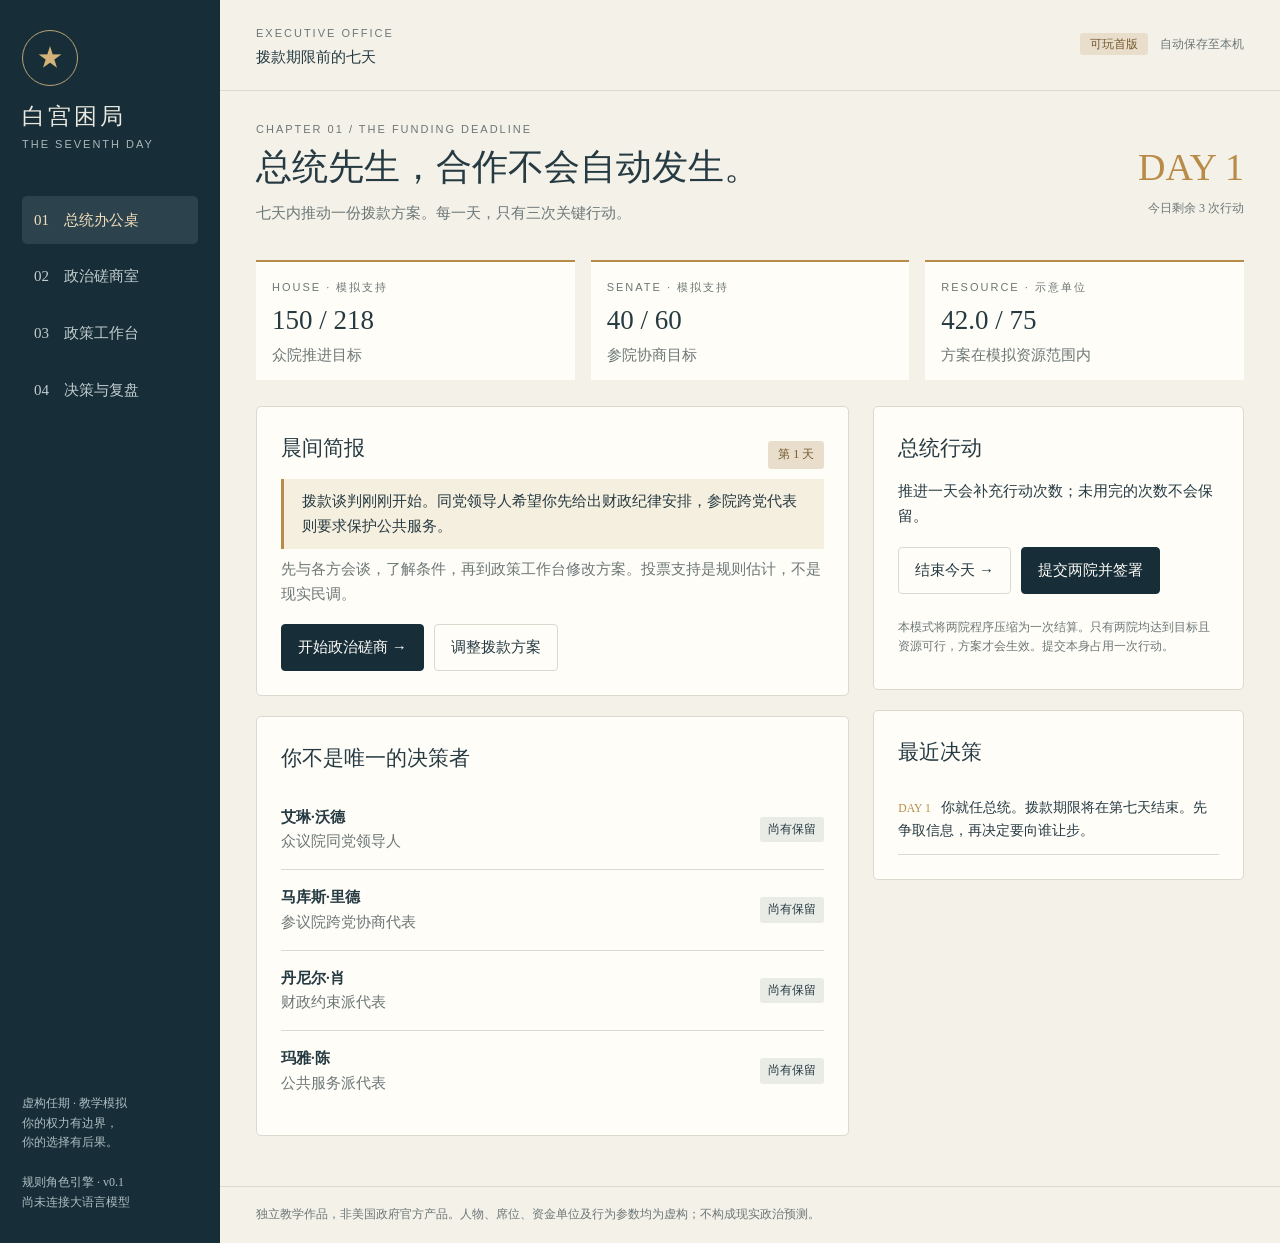
<file: index.html>
<!doctype html><html lang="zh-CN"><head><meta charset="utf-8"><meta name="viewport" content="width=device-width,initial-scale=1"><title>白宫困局 · 七日总统模拟器</title><style>
:root{--navy:#172d38;--paper:#f4f1e9;--gold:#b98b48;--ink:#263a42;--line:#dcdacf;--muted:#6c7777;--green:#346a58;--red:#9d4b43}*{box-sizing:border-box}body{margin:0;background:var(--paper);color:var(--ink);font:15px/1.65 Georgia,'Microsoft YaHei',serif}button,select,input{font:inherit}button{cursor:pointer}button:focus-visible,a:focus-visible{outline:3px solid var(--gold);outline-offset:3px}button:disabled{opacity:.45;cursor:default}.shell{display:grid;grid-template-columns:220px 1fr;min-height:100vh}aside{background:var(--navy);color:#ebe9df;padding:30px 22px;display:flex;flex-direction:column}.seal{width:56px;height:56px;border:1px solid #bba378;border-radius:50%;display:grid;place-items:center;font-size:26px;color:#d3b378}.brand{font-size:23px;letter-spacing:3px;margin-top:12px}.eyebrow{font:11px/1.6 sans-serif;letter-spacing:2px;color:var(--muted)}aside .eyebrow{color:#aab8b8}nav{margin-top:42px;display:grid;gap:8px}nav button{border:0;background:transparent;color:#c1cdce;text-align:left;padding:12px;border-radius:5px}nav button.active{background:#2c434e;color:#f2dfb9}.aside-note{margin-top:auto;padding-top:40px;color:#aebfc3;font-size:12px}main{min-width:0}header{display:flex;align-items:center;justify-content:space-between;padding:20px 36px;border-bottom:1px solid var(--line);gap:16px}.session{font-size:12px;color:var(--muted)}.tag{background:#e8decb;color:#745a30;padding:4px 10px;border-radius:3px;font-size:12px}.content{padding:30px 36px;max-width:1400px;margin:auto}h1{font-weight:400;font-size:36px;line-height:1.3;margin:6px 0 10px}h2{font-size:21px;font-weight:400;margin:0 0 14px}h3{font-weight:500;font-size:16px;margin:0 0 8px}p{margin:8px 0}.muted{color:var(--muted)}.hero{display:grid;grid-template-columns:1fr auto;gap:24px;align-items:center;margin-bottom:26px}.deadline{text-align:right;color:var(--gold);font-size:38px}.deadline small{display:block;font-size:12px;color:var(--muted)}.stats{display:grid;grid-template-columns:repeat(3,1fr);gap:16px;margin:20px 0 26px}.stat{border-top:2px solid var(--gold);padding:12px 16px;background:#fffdf7}.stat strong{display:block;font-weight:400;font-size:27px}.grid{display:grid;grid-template-columns:minmax(0,1.6fr) minmax(250px,1fr);gap:24px}.panel{background:#fffdf8;border:1px solid var(--line);padding:24px;border-radius:5px;margin-bottom:20px}.row{display:flex;align-items:center;justify-content:space-between;gap:14px}.buttons{display:flex;gap:10px;flex-wrap:wrap;margin-top:18px}button.action{padding:10px 16px;border:1px solid var(--line);border-radius:4px;background:#fffdf8;color:var(--ink)}button.primary{background:var(--navy);color:#fffdf8;border-color:var(--navy)}button.danger{color:var(--red)}.brief{border-left:3px solid var(--gold);padding:10px 18px;background:#f5efdf}.actor{padding:15px 0;border-bottom:1px solid var(--line)}.actor:last-child{border:0}.pill{font-size:12px;padding:3px 8px;border-radius:3px;background:#e9ece6;white-space:nowrap}.yes{color:var(--green)}.no{color:var(--red)}.track{height:6px;background:#e7e7df;margin:8px 0}.track span{display:block;background:var(--green);height:100%}.log{padding:12px 0;border-bottom:1px solid var(--line);font-size:14px}.log small{color:var(--gold);margin-right:10px}.control{padding:16px 0;border-bottom:1px solid var(--line)}label{display:block}input[type=range]{width:100%;accent-color:var(--navy);margin-top:12px}select{width:100%;padding:10px;border:1px solid var(--line);background:#fffdf8;color:var(--ink);margin:8px 0}.message{padding:16px;background:#edf0eb;border-left:3px solid var(--green);margin:16px 0;white-space:pre-wrap}.timeline{border-left:1px solid var(--gold);padding-left:20px}.notice{font-size:12px;color:var(--muted);margin-top:24px}.seats{display:flex;gap:6px;flex-wrap:wrap}.seat{height:18px;flex:1;min-width:9px;background:#d8dcd9}.seat.on{background:var(--green)}a{color:var(--green)}#toast{background:var(--navy);color:#fffdf8;padding:10px 18px;display:none}details{margin-top:20px}summary{cursor:pointer}footer{font-size:12px;color:var(--muted);border-top:1px solid var(--line);padding:18px 36px}@media(max-width:850px){.shell{grid-template-columns:1fr}aside{padding:16px 20px;display:block}.seal,.aside-note{display:none}.brand{margin:0;font-size:20px}nav{display:flex;flex-wrap:wrap;margin:12px 0 0;gap:2px}nav button{padding:8px}header{padding:16px 20px}.content{padding:22px 18px}.grid{grid-template-columns:1fr}.stats{gap:8px}.stat{padding:8px}.stat strong{font-size:22px}h1{font-size:29px}.hero{gap:8px}.deadline{font-size:28px}.panel{padding:18px}.row{flex-wrap:wrap}}
</style></head><body><div class="shell"><aside><div class="seal" aria-hidden="true">★</div><div class="brand">白宫困局</div><div class="eyebrow">THE SEVENTH DAY</div><nav aria-label="工作台"><button data-tab="desk">01　总统办公桌</button><button data-tab="talk">02　政治磋商室</button><button data-tab="policy">03　政策工作台</button><button data-tab="archive">04　决策与复盘</button></nav><div class="aside-note">虚构任期 · 教学模拟<br>你的权力有边界，<br>你的选择有后果。<br><br>规则角色引擎 · v0.1<br>尚未连接大语言模型</div></aside><main><header><div><span class="eyebrow">EXECUTIVE OFFICE</span><div>拨款期限前的七天</div></div><div class="session"><span class="tag">可玩首版</span>　自动保存至本机</div></header><div id="toast" role="status"></div><div class="content" id="app" aria-live="polite"></div><footer>独立教学作品，非美国政府官方产品。人物、席位、资金单位及行为参数均为虚构；不构成现实政治预测。</footer></main></div>
<script>
(()=>{'use strict';const app=document.getElementById('app');const initial=()=>({day:1,ap:3,tab:'desk',services:6,fiscal:5,duration:30,review:false,audit:false,commitments:{},message:'',logs:[{day:1,text:'你就任总统。拨款期限将在第七天结束。先争取信息，再决定要向谁让步。'}],done:false,result:null,history:[]});let state;try{state=JSON.parse(localStorage.getItem('president-v1'))||initial();if(!Array.isArray(state.logs)||state.day<1||state.day>7)state=initial()}catch{state=initial()}
const actors=[{id:'house',name:'艾琳·沃德',title:'众议院同党领导人',bloc:'众院党团',need:'需要财政约束，并向党团说明资金去向。',base:'我愿意推进你的方案，但同党并不等于无条件支持。'}, {id:'senate',name:'马库斯·里德',title:'参议院跨党协商代表',bloc:'参院协商组',need:'需要公共服务保障，以及可兑现的审议安排。',base:'我们需要一份能向各自阵营解释的协议。'}, {id:'fiscal',name:'丹尼尔·肖',title:'财政约束派代表',bloc:'众院关键派系',need:'要求较强财政约束、审计与较短执行期限。',base:'没有可核验的支出约束，我不会作出支持承诺。'}, {id:'public',name:'玛雅·陈',title:'公共服务派代表',bloc:'两院关键派系',need:'要求服务保障达到8，并接受定期审议。',base:'我最关心服务承诺能否在协议执行后得到保障。'}];
const esc=s=>String(s).replace(/[&<>"']/g,c=>({'&':'&amp;','<':'&lt;','>':'&gt;','"':'&quot;',"'":'&#39;'}[c]));
function positions(s=state){return {house:s.fiscal>=5&&s.audit,senate:s.services>=6&&s.review,fiscal:s.fiscal>=7&&s.audit&&s.duration<=30,public:s.services>=8&&s.review}}
function votes(){const p=positions();return {house:150+(p.house?55:0)+(p.fiscal?25:0)+(p.public?15:0),senate:40+(p.senate?15:0)+(p.public?7:0)+(p.fiscal?3:0)}}
function cost(){return state.services*6+(90-state.duration)/10+(state.review?2:0)+(state.audit?3:0)}function room(){return 100-state.fiscal*5}function feasible(){return cost()<=room()}function save(){try{localStorage.setItem('president-v1',JSON.stringify(state))}catch{}}function log(text){state.logs.unshift({day:state.day,text})}function spend(){if(state.done||state.ap<=0)return false;state.ap--;return true}function notify(text){const t=document.getElementById('toast');t.textContent=text;t.style.display='block';setTimeout(()=>t.style.display='none',4500)}function setTab(tab){state.tab=tab;save();render()}function status(id){return positions()[id]?'愿意支持':'尚有保留'}
function render(){save();document.querySelectorAll('[data-tab]').forEach(b=>b.classList.toggle('active',b.dataset.tab===state.tab));const v=votes();let html=`<div class="hero"><div><div class="eyebrow">CHAPTER 01 / THE FUNDING DEADLINE</div><h1>${state.done?'协议之后，责任仍在。':'总统先生，合作不会自动发生。'}</h1><p class="muted">${state.done?'查看这份协议如何形成，以及谁的诉求没有被满足。':'七天内推动一份拨款方案。每一天，只有三次关键行动。'}</p></div><div class="deadline">DAY ${state.day}<small>${state.done?'本局已结束':`今日剩余 ${state.ap} 次行动`}</small></div></div>`;
html+=`<div class="stats"><div class="stat"><span class="eyebrow">HOUSE · 模拟支持</span><strong>${v.house} / 218</strong><span class="muted">众院推进目标</span></div><div class="stat"><span class="eyebrow">SENATE · 模拟支持</span><strong>${v.senate} / 60</strong><span class="muted">参院协商目标</span></div><div class="stat"><span class="eyebrow">RESOURCE · 示意单位</span><strong>${cost().toFixed(1)} / ${room()}</strong><span class="${feasible()?'muted':'no'}">${feasible()?'方案在模拟资源范围内':'方案超出资源范围'}</span></div></div>`;
if(state.tab==='desk')html+=`<div class="grid"><section><div class="panel"><div class="row"><h2>晨间简报</h2><span class="tag">第 ${state.day} 天</span></div><div class="brief">${brief()}</div><p class="muted">先与各方会谈，了解条件，再到政策工作台修改方案。投票支持是规则估计，不是现实民调。</p><div class="buttons"><button class="action primary" data-go="talk">开始政治磋商 →</button><button class="action" data-go="policy">调整拨款方案</button></div></div><div class="panel"><h2>你不是唯一的决策者</h2>${actors.map(a=>`<div class="actor row"><div><strong>${a.name}</strong><div class="muted">${a.title}</div></div><span class="pill ${positions()[a.id]?'yes':''}">${status(a.id)}</span></div>`).join('')}</div></section><section><div class="panel"><h2>总统行动</h2><p>推进一天会补充行动次数；未用完的次数不会保留。</p><div class="buttons"><button class="action" id="next" ${state.done?'disabled':''}>结束今天 →</button><button class="action primary" id="vote" ${state.done?'disabled':''}>提交两院并签署</button></div><p class="notice">本模式将两院程序压缩为一次结算。只有两院均达到目标且资源可行，方案才会生效。提交本身占用一次行动。</p></div><div class="panel"><h2>最近决策</h2>${state.logs.slice(0,4).map(entry).join('')}</div></section></div>`;
if(state.tab==='talk')html+=`<div class="grid"><section class="panel"><h2>闭门磋商</h2><p class="muted">每次会谈消耗一次行动。回复依据角色条件生成，当前不使用外部AI。</p><label for="actor">选择会谈对象</label><select id="actor">${actors.map(a=>`<option value="${a.id}">${a.name} · ${a.title}</option>`).join('')}</select><label for="approach">你的谈判方式</label><select id="approach"><option value="listen">询问：支持方案的具体条件是什么？</option><option value="offer">征询：是否支持当前工作方案？</option><option value="promise">承诺：保留满足对方要求的当前条款</option></select><div class="buttons"><button class="action primary" id="talk" ${state.done||state.ap===0?'disabled':''}>进行会谈 · 1次行动</button></div><div class="message">${esc(state.message||'幕僚长：建议先询问条件。公开显示的支持可能随你的方案调整而变化。')}</div></section><section class="panel"><h2>已经作出的承诺</h2>${Object.keys(state.commitments).length?Object.entries(state.commitments).map(([id,c])=>`<div class="actor"><h3>${actors.find(a=>a.id===id).name}</h3><p>第${c.day}天：保留满足该方支持条件的条款。</p><span class="pill ${positions()[id]?'yes':'no'}">${positions()[id]?'当前仍满足':'当前方案已偏离承诺'}</span></div>`).join(''):'<p class="muted">尚无正式承诺。承诺不会增加票数，但会进入履约复盘。</p>'}<p class="notice">不必承诺所有诉求。每项让步都可能影响资源可行性或其他派系的支持。</p></section></div>`;
if(state.tab==='policy')html+=`<div class="grid"><section class="panel"><h2>拨款方案 · 工作版本</h2><p class="muted">先调整草案，再保存。每次保存消耗一次行动。</p><div class="control"><label for="services">公共服务保障 <strong id="sv">${state.services}</strong> / 10</label><input id="services" type="range" min="0" max="10" value="${state.services}"></div><div class="control"><label for="fiscal">财政约束强度 <strong id="fv">${state.fiscal}</strong> / 10</label><input id="fiscal" type="range" min="0" max="10" value="${state.fiscal}"></div><div class="control"><label for="duration">拨款执行期限</label><select id="duration">${[14,30,90].map(d=>`<option value="${d}" ${d===state.duration?'selected':''}>${d} 天</option>`).join('')}</select></div><div class="control"><label><input id="review" type="checkbox" ${state.review?'checked':''}> 加入定期审议条款</label><label><input id="audit" type="checkbox" ${state.audit?'checked':''}> 加入独立审计条款</label></div><div class="buttons"><button class="action primary" id="apply" ${state.done||!state.ap?'disabled':''}>保存并征询支持 · 1次行动</button></div><p id="draft-cost" class="notice"></p></section><section><div class="panel"><h2>当前已保存方案的反馈</h2>${actors.map(a=>`<div class="actor"><div class="row"><h3>${a.bloc}</h3><span class="pill ${positions()[a.id]?'yes':''}">${status(a.id)}</span></div><p class="muted">${a.need}</p></div>`).join('')}</div><details class="panel"><summary>查看模拟规则与制度简化</summary><p>本局固定虚构的435席众院和100席参院，以218与60作为剧情推进目标。60是本剧本对终结辩论及跨党支持的简化要求，不是所有参院议案的最终通过门槛。</p><p>资源成本＝服务保障×6＋(90−执行天数)/10＋审议成本2＋审计成本3；资源上限＝100−财政约束×5。全部是教学参数，并非真实预算。</p><p>同党领导层支持增加众院55席；财政派增加众院25席及参院3席；公共服务派增加众院15席及参院7席；跨党协商组增加参院15席。基础支持为众院150、参院40。各组不重叠。</p><p>不同支持条件存在取舍；本局不保证所有角色同时满意。</p></details></section></div>`;
if(state.tab==='archive')html+=`<div class="grid"><section><div class="panel"><h2>${state.done?state.result:'任期中的一页'}</h2><p>${state.done?outcome():'你的决策记录会随每次行动更新。可以在总统办公桌提交方案，或继续磋商。'}</p><p>服务保障：${state.services}/10　财政约束：${state.fiscal}/10　执行期限：${state.duration}天</p><p>支持情况：众院 ${v.house}，参院 ${v.senate}。</p><p>承诺偏离：${Object.keys(state.commitments).filter(id=>!positions()[id]).length} 项</p><div class="buttons"><button class="action" id="export">导出决策档案</button><button class="action danger" id="restart">重新开始同一情境</button></div><p class="notice">重新开始会清除本机当前进度，请先导出。相同初始条件使用相同规则，方便比较策略。</p></div><div class="panel"><h2>决策时间线</h2><div class="timeline">${state.logs.map(entry).join('')}</div></div></section><section class="panel"><h2>这局模拟能说明什么？</h2><p>观察方案如何改变联盟、资源和承诺之间的关系。它不能预测真实议员行为或政策效果。</p><h3>复盘问题</h3><p>你为赢得关键支持放弃了什么？</p><p>协议中哪些需求仍未得到满足？</p><p>如果先协商另一方，你会更早找到可行方案吗？</p><h3>制度资料</h3><p><a href="https://www.usa.gov/federal-budget-process" target="_blank" rel="noopener">联邦预算流程 · USAGov</a></p><p><a href="https://www.senate.gov/about/powers-procedures/voting.htm" target="_blank" rel="noopener">参议院表决程序 · Senate</a></p><p class="notice">作品使用生成式AI辅助开发；运行中的角色由透明规则驱动，尚未接入豆包。</p></section></div>`;
app.innerHTML=html;bind()}
function brief(){return ['','拨款谈判刚刚开始。同党领导人希望你先给出财政纪律安排，参院跨党代表则要求保护公共服务。','晨间盘点：公开支持不是最终承诺。预算工作台显示的方案变化，会立即影响各派系态度。','期限越来越近。财政约束派要求审计与短期拨款；公共服务派要求更高保障。两套要求可能挤压资源。','幕僚长提醒：争取每一个派系未必可行。识别足以推动方案的联盟，并核对已经作出的承诺。','执行部门要求明确拨款持续时间。短期方案能争取部分支持，却更快迎来下一次谈判。','距离期限只剩两天。你仍可修改方案，但提交两院也需要保留一次行动。','最后一天。请在行动次数耗尽前提交方案，否则本轮将以未能形成协议结束。'][state.day]}
function entry(l){return `<div class="log"><small>DAY ${l.day}</small>${esc(l.text)}</div>`}function outcome(){return state.result==='拨款方案生效'?'两院达到本剧本支持目标，方案在资源范围内，你已签署。协议并未满足所有主体，下一次审议仍需要继续协调。':'未在期限内形成可执行协议。本剧本假定相关拨款出现缺口；不模拟具体机构停摆、豁免或现实经济损失。'}
function finish(success){state.done=true;state.result=success?'拨款方案生效':'期限届满：未形成协议';log(state.result);state.tab='archive';render()}function bind(){document.querySelectorAll('[data-go]').forEach(b=>b.onclick=()=>setTab(b.dataset.go));const by=id=>document.getElementById(id);if(by('next'))by('next').onclick=()=>{if(state.done)return;if(state.day===7)return finish(false);state.history.push({day:state.day,...votes(),services:state.services,fiscal:state.fiscal});state.day++;state.ap=3;log('进入新的一天。行动次数恢复为3。');render()};if(by('vote'))by('vote').onclick=()=>{if(!spend())return notify('今天没有行动次数，请推进一天。');const v=votes();if(v.house>=218&&v.senate>=60&&feasible())finish(true);else{log(`提交未获通过：众院${v.house}/218、参院${v.senate}/60；${feasible()?'资源可行':'资源超限'}。`);render();notify('方案尚不满足通过条件，可以修改后再次提交。')}};if(by('talk'))by('talk').onclick=()=>{if(!spend())return;const a=actors.find(a=>a.id===by('actor').value),method=by('approach').value;let text=a.base;if(method==='listen')text=a.need;else if(method==='offer')text=positions()[a.id]?'当前方案满足我们的主要条件，我愿意支持。若你修改关键条款，需要重新确认。':'我仍然有保留。'+a.need;else if(positions()[a.id]){state.commitments[a.id]={day:state.day};text='我记录下这项承诺。如果后续方案不再满足条件，我们将重新考虑支持。'}else text='当前方案尚不满足条件，我不能把口头保证视为已经兑现。'+a.need;state.message=a.name+'：'+text;log('与'+a.name+'会谈：'+text);render()};if(by('apply')){const draft=()=>{const services=+by('services').value,fiscal=+by('fiscal').value,duration=+by('duration').value;by('sv').textContent=services;by('fv').textContent=fiscal;const c=services*6+(90-duration)/10+(by('review').checked?2:0)+(by('audit').checked?3:0);by('draft-cost').textContent=`未保存草案资源：${c.toFixed(1)} / ${100-fiscal*5}。保存后更新右侧支持情况。`};['services','fiscal','duration','review','audit'].forEach(id=>by(id).oninput=draft);draft();by('apply').onclick=()=>{if(!spend())return;state.services=+by('services').value;state.fiscal=+by('fiscal').value;state.duration=+by('duration').value;state.review=by('review').checked;state.audit=by('audit').checked;log(`保存方案：服务${state.services}，财政约束${state.fiscal}，${state.duration}天；审议${state.review?'有':'无'}，审计${state.audit?'有':'无'}。`);render()}}if(by('restart'))by('restart').onclick=()=>{if(confirm('重新开始将清除当前本机进度，确定吗？')){state=initial();render()}};if(by('export'))by('export').onclick=()=>{const blob=new Blob([JSON.stringify(state,null,2)],{type:'application/json'}),url=URL.createObjectURL(blob),a=document.createElement('a');a.href=url;a.download='白宫困局-决策档案.json';a.click();setTimeout(()=>URL.revokeObjectURL(url),1000)}}
document.querySelectorAll('[data-tab]').forEach(b=>b.onclick=()=>setTab(b.dataset.tab));render();
})();
</script></body></html>
</file>
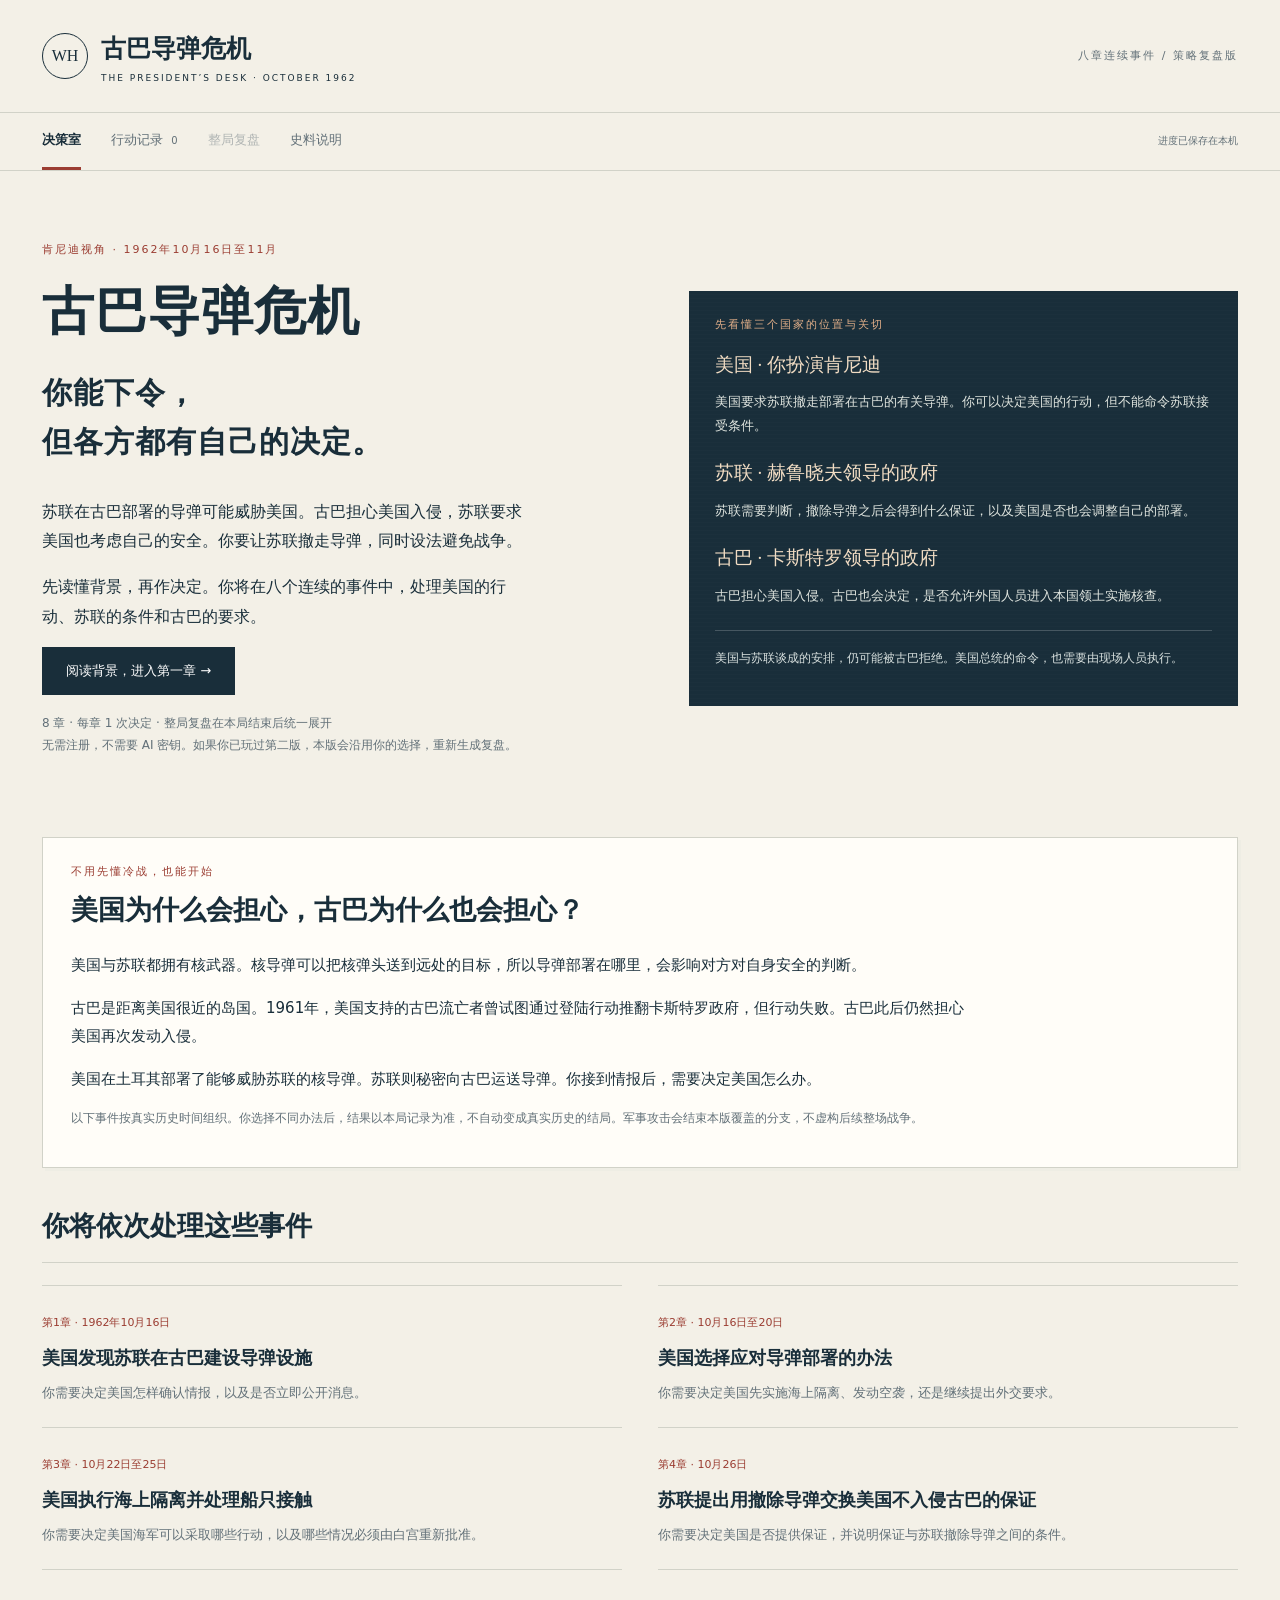
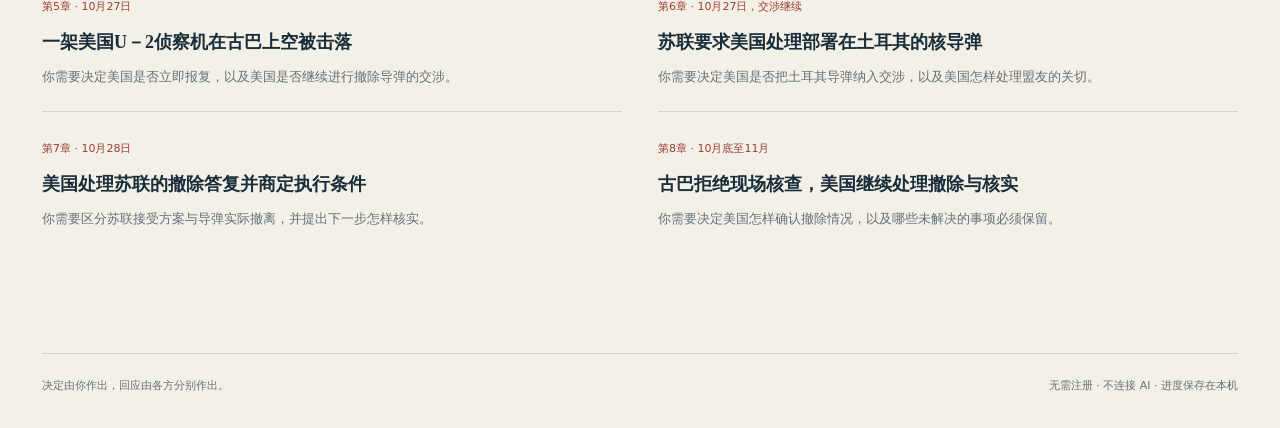
<file: crisis/index.html>
<!doctype html>
<html lang="zh-CN">
<head>
<meta charset="utf-8"><meta name="viewport" content="width=device-width,initial-scale=1">
<meta name="description" content="以肯尼迪的视角，按八章连续经历古巴导弹危机。每章说明事件和任务，全部决定结束后解释整局策略与关键转折。">
<meta http-equiv="Content-Security-Policy" content="default-src 'self'; script-src 'self'; style-src 'self'; img-src 'self' data:; connect-src 'none'; object-src 'none'; base-uri 'none'; form-action 'none'">
<meta name="theme-color" content="#152d3c"><title>古巴导弹危机｜肯尼迪的八章决定</title>
<link rel="icon" href="data:image/svg+xml,%3Csvg xmlns='http://www.w3.org/2000/svg' viewBox='0 0 64 64'%3E%3Crect width='64' height='64' rx='32' fill='%23192e3a'/%3E%3Ctext x='8' y='41' font-size='29' fill='%23f3f0e7' font-family='serif'%3EWH%3C/text%3E%3C/svg%3E"><link rel="stylesheet" href="style.css?v=3"><script src="bargaining-v3.js" defer></script><script src="scenario-v3.js" defer></script><script src="review-v3.js" defer></script><script src="review-ui-v3.js" defer></script><script src="app-v3.js" defer></script>
</head>
<body><a class="skip" href="#main">跳到正文</a>
<header class="masthead"><a class="brand" href="#" aria-label="回到决策室"><span class="seal">WH</span><span>古巴导弹危机<small>THE PRESIDENT’S DESK · OCTOBER 1962</small></span></a><span class="edition">八章连续事件 / 策略复盘版</span></header>
<nav aria-label="主导航"><div class="nav-inner"><button data-tab="play" class="active">决策室</button><button data-tab="records">行动记录 <span id="record-count">0</span></button><button data-tab="review" disabled>整局复盘</button><button data-tab="sources">史料说明</button></div><span class="save-status" id="save-status">本机保存</span></nav>
<main id="main" tabindex="-1"></main>
<footer><span>决定由你作出，回应由各方分别作出。</span><span>无需注册 · 不连接 AI · 进度保存在本机</span></footer>
<dialog id="confirm-dialog"><form method="dialog"><p class="eyebrow">重新选择</p><h2 id="dialog-title">回到这个决定之前？</h2><p id="dialog-copy">此后记录会被替换。你可以先关闭窗口，在行动记录里下载存档。</p><div class="button-row"><button value="cancel" class="secondary">取消</button><button value="confirm" class="primary">确认</button></div></form></dialog>
<noscript>这个页面需要启用 JavaScript，才能处理选项和计算各方回应。</noscript>
</body></html>
</file>
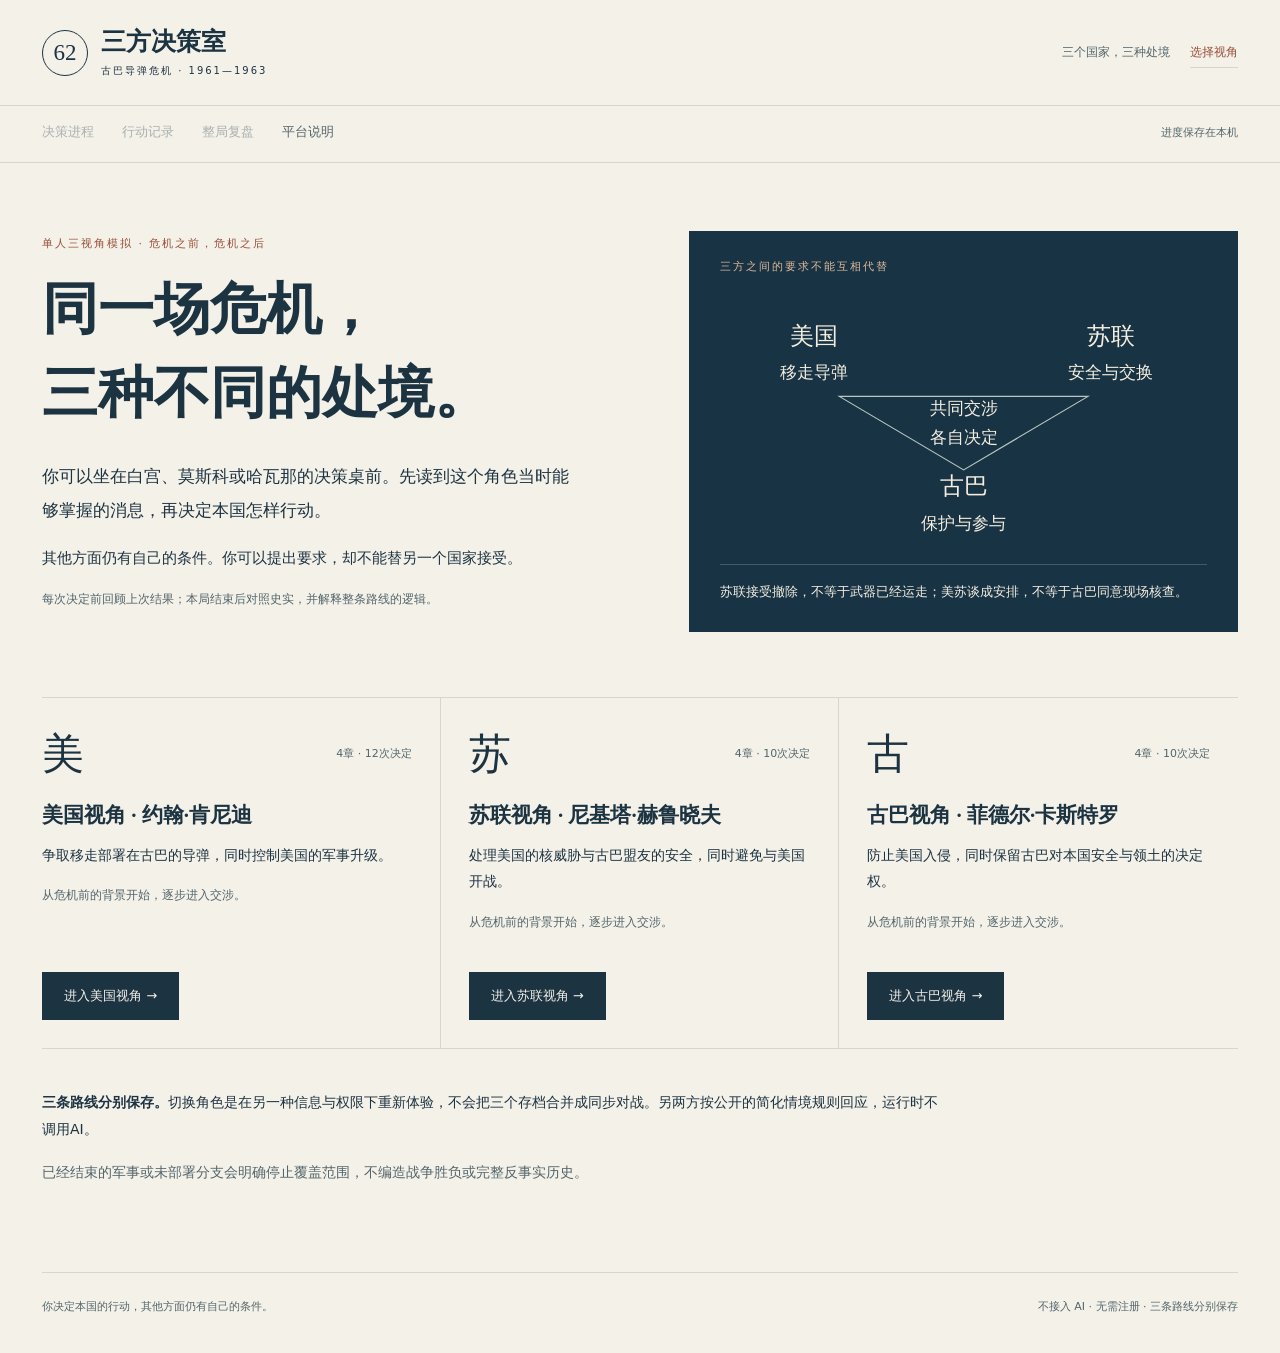
<file: cuba-platform/index.html>
<!doctype html>
<html lang="zh-CN"><head><meta charset="utf-8"><meta name="viewport" content="width=device-width,initial-scale=1"><meta name="theme-color" content="#172c3a"><meta name="description" content="美国、苏联与古巴三个视角，经历危机前后的不同决策。回顾上一决定、比较史实，并用国际关系理论解释分歧。"><meta http-equiv="Content-Security-Policy" content="default-src 'self'; script-src 'self'; style-src 'self'; img-src 'self' data:; connect-src 'none'; object-src 'none'; base-uri 'none'; form-action 'none'"><title>古巴导弹危机｜三方决策室</title><link rel="icon" href="data:image/svg+xml,%3Csvg xmlns='http://www.w3.org/2000/svg' viewBox='0 0 64 64'%3E%3Crect width='64' height='64' rx='10' fill='%23172c3a'/%3E%3Ctext x='8' y='41' font-size='28' fill='%23f3f0e7' font-family='serif'%3E62%3C/text%3E%3C/svg%3E"><link rel="stylesheet" href="style.css"><script src="us-core.js" defer></script><script src="content.js" defer></script><script src="model.js" defer></script><script src="analysis.js" defer></script><script src="app.js" defer></script></head>
<body><a class="skip" href="#main">跳到正文</a><header class="top"><a href="#" class="brand" data-home><span class="mark">62</span><span>三方决策室<small>古巴导弹危机 · 1961—1963</small></span></a><div class="top-right"><span id="active-role">三个国家，三种处境</span><button class="quiet" data-home>选择视角</button></div></header><nav aria-label="平台导航"><button data-view="play">决策进程</button><button data-view="records">行动记录</button><button data-view="review" disabled>整局复盘</button><button data-view="guide">平台说明</button><span class="save" id="save">进度保存在本机</span></nav><main id="main" tabindex="-1"></main><footer><span>你决定本国的行动，其他方面仍有自己的条件。</span><span>不接入 AI · 无需注册 · 三条路线分别保存</span></footer><dialog id="confirm"><form method="dialog"><p class="eyebrow">重新选择</p><h2 id="confirm-title">回到这个决定之前？</h2><p>后续记录会被替换，复盘会重新锁定。其他角色的记录保留。你可以先取消并下载当前记录。</p><div class="actions"><button class="secondary" value="cancel">取消</button><button class="primary" value="confirm">确认</button></div></form></dialog><noscript>请启用 JavaScript，才能选择视角和进行决策。</noscript></body></html>
</file>
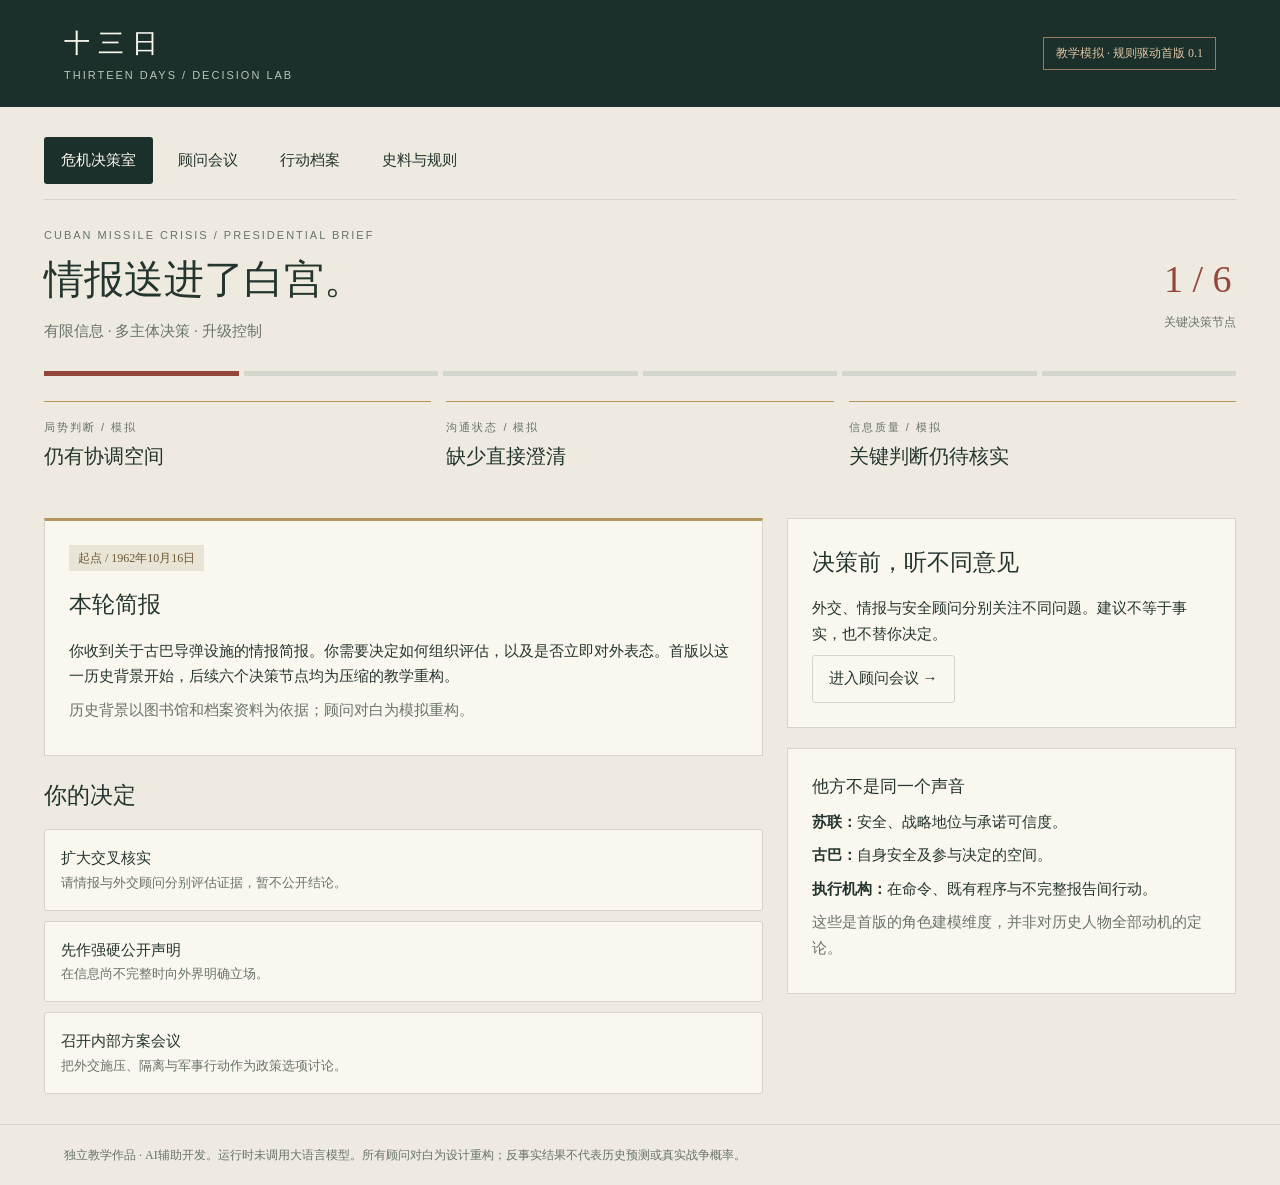
<file: cuba/index.html>
<!doctype html><html lang="zh-CN"><head><meta charset="utf-8"><meta name="viewport" content="width=device-width,initial-scale=1"><title>十三日 · 危机决策实验室</title><style>
:root{--bg:#eeeae0;--paper:#faf7ef;--ink:#23352f;--dark:#1c302b;--muted:#68736a;--line:#d5d4c7;--red:#93473b;--gold:#b4945f}*{box-sizing:border-box}body{margin:0;color:var(--ink);background:var(--bg);font:15px/1.7 Georgia,'Microsoft YaHei',serif}button,select{font:inherit}button{cursor:pointer}button:disabled{cursor:default;opacity:.5}button:focus-visible,a:focus-visible{outline:3px solid var(--gold);outline-offset:4px}header{padding:22px 5%;background:var(--dark);color:var(--paper);display:flex;justify-content:space-between;gap:20px;align-items:center}.wordmark{font-size:26px;letter-spacing:8px}.tiny{font:11px/1.7 sans-serif;letter-spacing:2px;color:var(--muted)}header .tiny{color:#b9c6b9}.stamp{border:1px solid #9c7961;padding:5px 12px;color:#dfc4a4;font-size:12px}main{max-width:1240px;margin:auto;padding:30px 24px}nav{display:flex;gap:8px;border-bottom:1px solid var(--line);padding-bottom:15px;margin-bottom:26px;flex-wrap:wrap}button{padding:10px 16px;border:1px solid var(--line);border-radius:3px;background:var(--paper);color:var(--ink)}nav button{background:transparent;border-color:transparent}nav button[aria-pressed=true]{background:var(--dark);color:var(--paper)}h1{font-size:40px;font-weight:400;line-height:1.35;margin:8px 0 12px}h2{font-size:23px;font-weight:400;margin:0 0 14px}h3{font-size:17px;font-weight:500;margin:0 0 8px}p{margin:8px 0}.muted{color:var(--muted)}.headline{display:flex;justify-content:space-between;gap:25px;align-items:center}.counter{font-size:38px;color:var(--red);white-space:nowrap}.counter small{font-size:12px;display:block;color:var(--muted);text-align:right}.grid{display:grid;grid-template-columns:minmax(0,1.6fr) minmax(260px,1fr);gap:24px}.panel{background:var(--paper);padding:24px;border:1px solid var(--line);margin:20px 0}.document{border-top:3px solid var(--gold)}.label{display:inline-block;font-size:12px;padding:3px 9px;background:#e8e4d6;color:#6e5a37}.facts{display:grid;grid-template-columns:repeat(3,1fr);gap:15px;margin:25px 0}.fact{border-top:1px solid var(--gold);padding-top:12px}.fact strong{display:block;font-size:20px;font-weight:400}.primary{background:var(--dark);color:var(--paper);border-color:var(--dark)}.choices{display:grid;gap:10px}.choice{text-align:left;padding:16px}.choice strong{display:block;font-weight:500}.choice span{display:block;color:var(--muted);font-size:13px}.choice:hover{border-color:var(--gold);background:#f0ebdc}.buttons{display:flex;gap:10px;flex-wrap:wrap;margin-top:18px}.quote{border-left:3px solid var(--gold);padding:14px 18px;background:#edeadd;margin:16px 0;white-space:pre-wrap}.log{border-bottom:1px solid var(--line);padding:15px 0}.log small{display:block;color:var(--red)}.red{color:var(--red)}a{color:#39634d}details{margin:16px 0}summary{cursor:pointer}footer{padding:20px 5%;border-top:1px solid var(--line);color:var(--muted);font-size:12px}.progress{display:flex;gap:5px;margin:18px 0}.progress span{height:5px;background:#d4d7ce;flex:1}.progress .on{background:var(--red)}select{display:block;width:100%;margin:12px 0;padding:10px;background:var(--paper);border:1px solid var(--line)}#status{color:var(--red)}@media(max-width:740px){header{padding:16px 20px}.stamp{display:none}main{padding:20px 16px}h1{font-size:29px}.grid{grid-template-columns:1fr;gap:0}.panel{padding:18px}.facts{gap:8px}.fact strong{font-size:16px}.counter{font-size:27px}}
</style></head><body><header><div><div class="wordmark">十三日</div><div class="tiny">THIRTEEN DAYS / DECISION LAB</div></div><div class="stamp">教学模拟 · 规则驱动首版 0.1</div></header><main><nav aria-label="主导航"><button data-tab="room">危机决策室</button><button data-tab="council">顾问会议</button><button data-tab="record">行动档案</button><button data-tab="sources">史料与规则</button></nav><div id="app" aria-live="polite"></div></main><footer>独立教学作品 · AI辅助开发。运行时未调用大语言模型。所有顾问对白为设计重构；反事实结果不代表历史预测或真实战争概率。</footer><script>
(()=>{'use strict';const store='cuba-v1';const fresh=()=>({step:0,tab:'room',pressure:0,channel:0,clarity:0,restraint:0,publicDemand:false,logs:[],pending:null,done:false,ending:'',advice:'',dialogue:[]});let s;try{s=JSON.parse(localStorage.getItem(store))||fresh();if(!Number.isInteger(s.step)||s.step<0||s.step>5||!Array.isArray(s.logs))s=fresh()}catch{s=fresh()}const app=document.getElementById('app');const esc=t=>String(t).replace(/[&<>"']/g,c=>({'&':'&amp;','<':'&lt;','>':'&gt;','"':'&quot;',"'":'&#39;'}[c]));
const stages=[
{title:'情报送进了白宫。',tag:'起点 / 1962年10月16日',brief:'你收到关于古巴导弹设施的情报简报。你需要决定如何组织评估，以及是否立即对外表态。首版以这一历史背景开始，后续六个决策节点均为压缩的教学重构。',choices:[['扩大交叉核实','请情报与外交顾问分别评估证据，暂不公开结论。',{clarity:2,restraint:1},'多方意见进入决策记录。核实提供了更多解释，但也消耗了一个决策窗口。'],['先作强硬公开声明','在信息尚不完整时向外界明确立场。',{pressure:2,publicDemand:true},'公开承诺形成。你的后续谈判必须考虑此前表态带来的约束。'],['召开内部方案会议','把外交施压、隔离与军事行动作为政策选项讨论。',{clarity:1,restraint:1},'内部讨论保留了多条政策路径；你仍没有得到对手的直接回应。']]},
{title:'行动，也是一种信号。',tag:'节点二 / 政策选择',brief:'顾问对如何施加压力存在分歧。你要确定一条政策方向；首版不模拟具体战术、目标或武器运用。',choices:[['有限海上隔离＋沟通说明','以有限措施施压，同时说明范围和后续沟通意愿。',{pressure:1,channel:1,restraint:1},'有限施压仍可能被对手视为威胁，但沟通渠道保留下来。'],['外交交涉优先','先提出交涉与核验要求，暂缓新的军事施压。',{channel:2,restraint:1},'出现继续磋商的空间，但对方是否让步仍未确定。'],['选择高强度军事施压','接受更高的升级风险，要求对方立即响应。',{pressure:3},'双方行动余地受到压缩。军事执行与政治沟通需要额外协调。']]},
{title:'对手听见了什么？',tag:'节点三 / 沟通与误判',brief:'模拟分支：你收到一份措辞含糊的对方回应。它可能表示愿意谈判，也可能旨在争取时间。你不能直接看到对方的真实底线。',choices:[['通过秘密渠道澄清','区分公开立场和可以讨论的条件。',{channel:2,clarity:1},'对方回应：可以继续讨论安全保证，但公开措辞不能代替具体安排。此对白为规则重构。'],['公开重申最后通牒','用更明确的公开要求压缩不确定性。',{pressure:2,publicDemand:true},'措辞更加明确，同时公开退让的空间缩小。'],['请第三方传递核验建议','寻求间接澄清，为直接沟通保留距离。',{channel:1,clarity:1,restraint:1},'第三方传回原则性回应，仍需要确认其授权和具体含义。']]},
{title:'一份未经确认的警报。',tag:'节点四 / 授权边界',brief:'模拟分支：执行机构报告一起尚未核实的接触事件。它不是对1962年某一具体事件的复刻；你要决定在核实期间如何约束行动。',choices:[['先核实，重大升级须再请示','保留防护措施，并把升级行动收回政治层面确认。',{clarity:2,restraint:2},'后续报告仍不完整，但立即升级被暂缓。你保留了再次评估的机会。'],['授权执行部门自行回应','缩短反应时间，也接受更大的行动偏离风险。',{pressure:3,restraint:-1},'执行部门获得更大裁量空间，政治决策与现场行动的距离扩大。'],['立即向对方确认接触情况','在核实本方报告的同时，尝试排除意外。',{channel:1,clarity:1,restraint:1},'双方获得澄清机会；消息送达并不保证对方接受本方解释。']]},
{title:'协议需要留出什么空间？',tag:'节点五 / 谈判条件',brief:'模拟分支：你可以讨论撤除相关部署、安全保证与核验安排。首版只处理原则性条件，不虚构已经获准的真实协议文本。',choices:[['提出有核验的相互保证','把撤除安排、避免入侵承诺与落实核验放进谈判。',{channel:2,restraint:1},'谈判开始处理双方安全关切，是否落实仍取决于执行与核验。'],['讨论公开安排与秘密谅解','承认两类渠道的知情范围不同，并记录其监督困难。',{channel:2,clarity:1},'协议空间扩大，同时秘密承诺的授权与后续落实需要单独核验。'],['坚持公开单方面退让','要求对手公开接受本方全部要求，不提供新的保证。',{pressure:3,channel:-1},'公开压力进一步上升，对方接受条件的空间可能收缩。']]},
{title:'签字之前，先问如何执行。',tag:'节点六 / 执行与收束',brief:'最后一个模拟决策节点。总统的声明不是危机自动结束的按钮。你需要选择执行原则，然后查看本局的规则结算。',choices:[['分阶段实施，并核实履约','将行动与核验对应，遇到不一致时重新沟通。',{clarity:2,restraint:1},'执行安排加入核验节点，保留处理争议的程序。'],['保留压力直至获得确认','要求明确确认，同时维持已有施压。',{pressure:1,clarity:1},'确认要求更明确，但执行期间的接触风险仍需要管理。'],['仅凭公开声明宣布成功','省略后续确认，立即结束本局决策。',{clarity:-2},'公开宣布成功，但声明不能证实对方已经履约。']]}
];
const clamp=x=>Math.max(0,x);const risk=()=>s.pressure>=8?'升级压力突出':s.pressure>=4?'对抗压力累积':'仍有协调空间';const comm=()=>s.channel>=5?'多条渠道可用':s.channel>=2?'渠道有限':'缺少直接澄清';const knowledge=()=>s.clarity>=5?'交叉核实较充分':s.clarity>=2?'部分信息已核实':'关键判断仍待核实';function save(){try{localStorage.setItem(store,JSON.stringify(s))}catch{}}function nav(t){s.tab=t;render()}function end(){s.done=true;s.ending=s.pressure>=9&&s.restraint<5?'升级失控的危险突出':s.channel>=5&&s.clarity>=5&&s.restraint>=4?'形成可继续落实的降级安排':s.channel>=3?'暂时缓和，履约仍待确认':'陷入僵局，危机尚未解决'}function act(i){if(s.done||s.pending!==null)return;const c=stages[s.step].choices[i];s.pending={choice:c[0],result:c[3]};Object.entries(c[2]).forEach(([k,v])=>{s[k]=typeof v==='boolean'?v:clamp(s[k]+v)});s.logs.push({node:s.step+1,title:stages[s.step].title,choice:c[0],result:c[3],state:{pressure:s.pressure,channel:s.channel,clarity:s.clarity,restraint:s.restraint}});render()}function next(){if(!s.pending)return;s.pending=null;if(s.step===5){end();s.tab='record'}else s.step++;render()}
function render(){save();document.querySelectorAll('[data-tab]').forEach(b=>b.setAttribute('aria-pressed',String(b.dataset.tab===s.tab)));const d=stages[s.step];let h=`<div class="headline"><div><div class="tiny">CUBAN MISSILE CRISIS / ${s.done?'AFTER ACTION REVIEW':'PRESIDENTIAL BRIEF'}</div><h1>${s.done?'你改变了路径，未必消除了风险。':d.title}</h1><p class="muted">有限信息 · 多主体决策 · 升级控制</p></div><div class="counter">${s.step+1} / 6<small>${s.done?'本局结束':'关键决策节点'}</small></div></div><div class="progress" aria-label="完成进度">${stages.map((_,i)=>`<span class="${i<=s.step?'on':''}"></span>`).join('')}</div><div class="facts"><div class="fact"><span class="tiny">局势判断 / 模拟</span><strong>${risk()}</strong></div><div class="fact"><span class="tiny">沟通状态 / 模拟</span><strong>${comm()}</strong></div><div class="fact"><span class="tiny">信息质量 / 模拟</span><strong>${knowledge()}</strong></div></div>`;
if(s.tab==='room')h+=`<div class="grid"><section><div class="panel document"><span class="label">${d.tag}</span><h2 style="margin-top:14px">本轮简报</h2><p>${d.brief}</p><p class="muted">${s.step===0?'历史背景以图书馆和档案资料为依据；顾问对白为模拟重构。':'以下局势是你已经作出选择后的教学模拟，不是历史记载。'}</p></div><h2>你的决定</h2>${s.done?'<p>本局已结束，请查看复盘或重新开始。</p>':s.pending?`<div class="panel"><h3>已选择：${s.pending.choice}</h3><p>${s.pending.result}</p><div class="buttons"><button class="primary" id="next">${s.step===5?'完成本局并复盘':'进入下一决策节点 →'}</button></div></div>`:`<div class="choices">${d.choices.map((c,i)=>`<button class="choice" data-choice="${i}"><strong>${c[0]}</strong><span>${c[1]}</span></button>`).join('')}</div>`}</section><section><div class="panel"><h2>决策前，听不同意见</h2><p>外交、情报与安全顾问分别关注不同问题。建议不等于事实，也不替你决定。</p><button id="to-council">进入顾问会议 →</button></div><div class="panel"><h3>他方不是同一个声音</h3><p><strong>苏联：</strong>安全、战略地位与承诺可信度。</p><p><strong>古巴：</strong>自身安全及参与决定的空间。</p><p><strong>执行机构：</strong>在命令、既有程序与不完整报告间行动。</p><p class="muted">这些是首版的角色建模维度，并非对历史人物全部动机的定论。</p></div></section></div>`;
if(s.tab==='council')h+=`<div class="grid"><section class="panel"><h2>白宫内部讨论</h2><span class="label">重构对白 · 非历史引文</span><label for="advisor">选择顾问视角</label><select id="advisor"><option value="diplomacy">外交顾问</option><option value="intel">情报顾问</option><option value="security">安全顾问</option><option value="cuba">古巴视角提示</option></select><button class="primary" id="consult">听取本轮意见</button><div class="quote">${esc(s.advice||'选择一个视角，听取与当前局势对应的建议。咨询不会消耗决策节点。')}</div><button id="back-room">返回决策室</button></section><section class="panel"><h2>知情边界</h2><p>你看到的是送达总统的简报，不是对手的真实底线。</p><p>本首版使用受限的预设建议，不读取模型的历史知识。</p><p>后续AI版需要按角色与时间过滤资料，避免模型提前知道历史结局。</p><p class="red">这一版没有真实多智能体自主谈判；你看到的是可审查的教学规则。</p></section></div>`;
if(s.tab==='record')h+=`<div class="grid"><section><div class="panel"><h2>${s.done?s.ending:'本局仍在进行'}</h2><p>${s.done?'结局由本页公开规则计算，不是对现实战争或外交结果的预测。':'完成六个节点后查看结局。现在可以检查已经作出的决定。'}</p>${s.publicDemand?'<p>你曾作出强硬公开表态。首版只记录这一约束，尚未模拟国内受众反应。</p>':''}<div class="buttons"><button id="resume">返回决策</button><button id="export">导出记录</button><button id="reset">重新开始</button></div></div><h2>决策时间线</h2>${s.logs.length?s.logs.map(l=>`<div class="log"><small>节点 ${l.node}</small><h3>${l.choice}</h3><p>${l.result}</p></div>`).join(''):'<p class="muted">尚未作出决策。</p>'}</section><section><div class="panel"><h2>复盘问题</h2><p>你在哪一步获得了新的信息？</p><p>哪些行动保留或压缩了谈判空间？</p><p>是否把对方的表态误当成已经履约？</p><p>古巴的安全关切有没有被考虑？</p></div><div class="panel"><h2>与真实历史比较</h2><p>历史危机在10月28日进入关键缓解节点，但危机收束涉及公开安排与秘密沟通，不能简化为某一个按钮的胜利。</p><p>本版只将历史作为起点；模拟后续不应当被当作1962年的真实事件。</p><a href="https://history.state.gov/milestones/1961-1968/cuban-missile-crisis" target="_blank" rel="noopener">查看历史概述与限制 →</a></div></section></div>`;
if(s.tab==='sources')h+=`<div class="grid"><section class="panel"><h2>事实、假设与生成内容</h2><p><strong>史实起点：</strong>1962年10月16日，总统获悉古巴导弹设施相关情报。10月16日至28日是本作品关注的关键时期。</p><p><strong>教学重构：</strong>六个节点、全部对白、事件顺序和结局门槛。</p><p><strong>不模拟：</strong>具体军事作战、真实伤亡数、核战争概率或精确经济后果。</p><h3>可核查资料</h3><p><a href="https://microsites.jfklibrary.org/cmc/" target="_blank" rel="noopener">肯尼迪图书馆：十三日档案</a></p><p><a href="https://history.state.gov/milestones/1961-1968/cuban-missile-crisis" target="_blank" rel="noopener">美国国务院历史办公室：危机概述</a></p><p><a href="https://www.archives.gov/research/alic/reference/military/cuban-missile-crisis.html" target="_blank" rel="noopener">美国国家档案馆：资料入口</a></p><p class="muted">当前资料基础偏重美国档案，尚不足以声称完整再现苏联和古巴决策。下一版须补充相应原始材料。</p></section><section class="panel"><h2>透明结算规则</h2><p>内部记录四项非现实指数：压力、沟通、核实、克制。初始均为0，每个选项有固定增减，最低为0；可在导出记录中查看。</p><p>压力≥9且克制&lt;5：升级失控危险突出。</p><p>否则，沟通≥5、核实≥5且克制≥4：形成可继续落实的降级安排。</p><p>否则，沟通≥3：暂时缓和；其余：僵局。</p><p>这是设计者设定的机制演示。运行结果不能作为“沟通必然带来和平”的独立证据。</p><h3>使用说明</h3><p>每节点只能作一次决定，读完反馈后进入下一节点。进度只存于当前浏览器，可在档案页导出或重开。</p></section></div>`;
app.innerHTML=h;bind()}
function bind(){const by=id=>document.getElementById(id);document.querySelectorAll('[data-choice]').forEach(b=>b.onclick=()=>act(+b.dataset.choice));if(by('next'))by('next').onclick=next;['to-council','back-room','resume'].forEach(id=>{if(by(id))by(id).onclick=()=>nav(id==='to-council'?'council':'room')});if(by('consult'))by('consult').onclick=()=>{const a=by('advisor').value;const text={diplomacy:`先区分对方的公开表态与可谈判条件。${s.channel<3?'目前澄清渠道不足，建议先确认消息能否送达。':'已有沟通空间，但不要把收到消息等同于接受条件。'}`,intel:`${s.clarity<3?'现有判断仍有未核实部分。':'我们进行了部分交叉核实，但仍无法读出对手意图。'}历史学家后来掌握的信息，不属于你此刻自动拥有的情报。`,security:`${s.pressure>=4?'压力正在累积，请检查执行机构的授权边界。':'你仍有比较多种政策路径的空间。'}任何扩大授权都需要考虑通信延迟与行动能否撤回。`,cuba:'请把古巴视为具有自身安全诉求的决策主体。美苏之间形成安排，并不自动说明古巴接受了全部执行条件。'}[a];s.advice=text;s.dialogue.push({node:s.step+1,advisor:a,text});render()};if(by('reset'))by('reset').onclick=()=>{if(confirm('清除本浏览器当前进度并重新开始？')){s=fresh();render()}};if(by('export'))by('export').onclick=()=>{const url=URL.createObjectURL(new Blob([JSON.stringify({version:'0.1',mode:'rule-based-counterfactual',...s},null,2)],{type:'application/json'}));const a=document.createElement('a');a.href=url;a.download='十三日-决策记录.json';a.click();setTimeout(()=>URL.revokeObjectURL(url),1000)}}document.querySelectorAll('[data-tab]').forEach(b=>b.onclick=()=>nav(b.dataset.tab));render();
})();
</script></body></html>
</file>
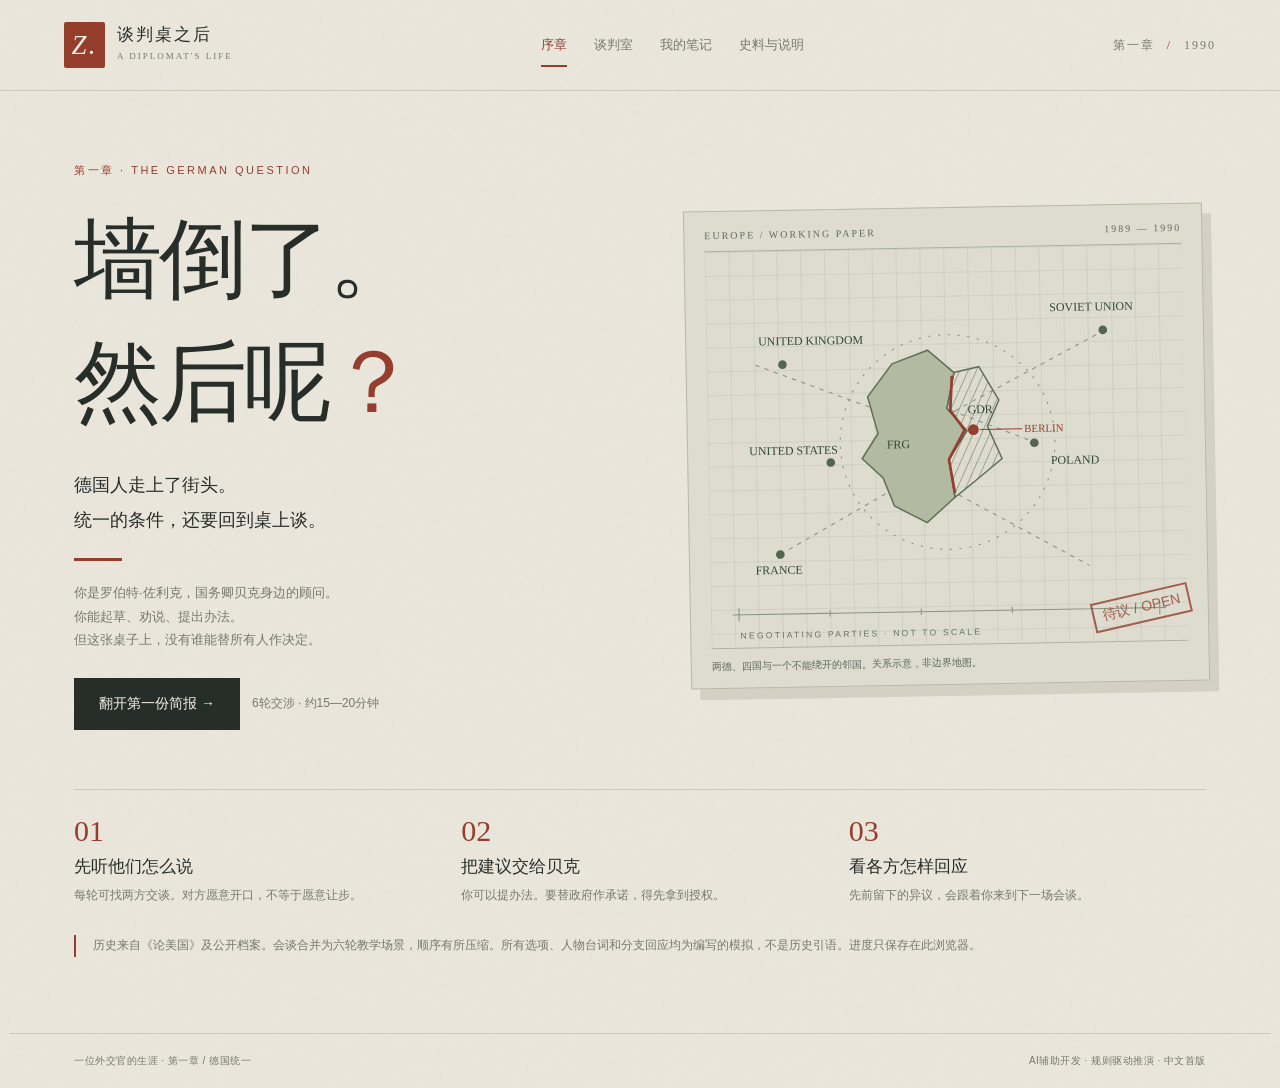
<file: germany/index.html>
<!doctype html>
<html lang="zh-CN"><head><meta charset="utf-8"><meta name="viewport" content="width=device-width,initial-scale=1"><meta name="theme-color" content="#eeeadd"><meta name="description" content="坐到贝克身后，走进1990年德国统一谈判。一个有史料出处的外交决策互动章节。"><meta http-equiv="Content-Security-Policy" content="default-src 'self'; script-src 'self'; style-src 'self'; img-src 'self' data:; connect-src 'none'; object-src 'none'; base-uri 'none'; form-action 'none'"><title>谈判桌之后 · 第一章：德国统一</title><link rel="stylesheet" href="style.css"><script defer src="scenario.js"></script><script defer src="app.js"></script></head>
<body><a class="skip" href="#main">跳到正文</a><header><a class="brand" href="#" id="home"><span class="seal">Z.</span><span>谈判桌之后<small>A DIPLOMAT'S LIFE</small></span></a><nav aria-label="主导航"><button data-view="intro" class="navbtn">序章</button><button data-view="play" class="navbtn">谈判室</button><button data-view="record" class="navbtn">我的笔记</button><button data-view="sources" class="navbtn">史料与说明</button></nav><span class="edition">第一章 <span>/</span> 1990</span></header>
<main id="main" tabindex="-1"></main><footer><span>一位外交官的生涯 · 第一章 / 德国统一</span><span>AI辅助开发 · 规则驱动推演 · 中文首版</span></footer>
<dialog id="dialog"><div id="dialogBody"></div><form method="dialog"><button class="button dark">关上这份档案</button></form></dialog><div id="toast" role="status" aria-live="polite"></div>
</body></html>
</file>
<file: crisis/style.css>
:root{--paper:#f3f0e7;--ink:#192e3a;--muted:#627078;--red:#9b3d32;--line:#d1d2c8;--white:#fffdf8;--green:#356452;--serif:"Noto Serif SC","Source Han Serif SC","Songti SC","SimSun",serif;--sans:"Microsoft YaHei","PingFang SC",system-ui,sans-serif}
*{box-sizing:border-box}body{margin:0;background:var(--paper);color:var(--ink);font:15px/1.85 var(--sans)}button,input{font:inherit}button,a{ -webkit-tap-highlight-color:transparent}button{cursor:pointer}a{color:var(--red);text-underline-offset:4px}button:focus-visible,a:focus-visible,summary:focus-visible{outline:3px solid #bb7c35;outline-offset:4px}button:disabled{cursor:default;opacity:.45}h1,h2,h3,p{margin-top:0}h1,h2,h3{font-family:var(--serif);line-height:1.4}h1{font-size:clamp(32px,4vw,53px);font-weight:600;letter-spacing:.02em}h2{font-size:27px}h3{font-size:19px}.masthead{max-width:1280px;margin:auto;padding:26px 42px;display:flex;align-items:center;justify-content:space-between}.brand{display:flex;align-items:center;gap:13px;text-decoration:none;color:var(--ink);font-family:var(--serif);font-size:25px;font-weight:bold}.brand small{display:block;font:9px/1.5 var(--sans);letter-spacing:2px;font-weight:500}.seal{border:1px solid var(--ink);border-radius:50%;width:46px;height:46px;display:grid;place-items:center;font:16px Georgia,serif}.edition{font-size:11px;letter-spacing:2px;color:var(--muted)}nav{border-top:1px solid var(--line);border-bottom:1px solid var(--line);display:flex;justify-content:space-between;padding:0 max(24px,calc((100% - 1196px)/2));gap:20px;align-items:center}.nav-inner{display:flex;gap:30px}.nav-inner button{border:0;background:none;padding:15px 0;color:var(--muted);font-size:13px;border-bottom:3px solid transparent}.nav-inner button.active{color:var(--ink);border-color:var(--red);font-weight:bold}.nav-inner span{font-size:10px;margin-left:4px}.save-status{font-size:10px;color:var(--muted)}main{max-width:1196px;min-height:65vh;margin:auto;padding:40px 0 60px}main:focus{outline:0}footer{border-top:1px solid var(--line);max-width:1196px;margin:auto;padding:22px 0 32px;display:flex;justify-content:space-between;gap:20px;color:var(--muted);font-size:11px}.eyebrow{font:11px/1.6 var(--sans);letter-spacing:2px;color:var(--red);margin-bottom:18px}.intro{display:grid;grid-template-columns:1.05fr 1fr;gap:70px;align-items:center;padding:30px 0 55px}.intro h1{font-size:clamp(45px,5vw,70px);margin-bottom:25px}.intro .intro-copy{max-width:480px;font-size:16px}.intro .kicker{font-family:Georgia,serif;font-size:20px;color:var(--muted);letter-spacing:2px}.primary,.secondary,.text-button{border:1px solid var(--ink);padding:11px 23px;font-size:13px}.primary{background:var(--ink);color:#fff}.primary:hover{background:#294758}.secondary{color:var(--ink);background:transparent}.secondary:hover{background:#e6e3d9}.text-button{padding:5px 0;border:0;border-bottom:1px solid var(--line);background:none;color:var(--red)}.button-row{display:flex;gap:12px;align-items:center;flex-wrap:wrap}.fine{font-size:12px;color:var(--muted);line-height:1.8}.intro .fine{margin:18px 0 0}.map-board{position:relative;background:var(--ink);color:#d9e1df;min-height:415px;padding:25px 26px;overflow:hidden}.map-board svg{width:100%;height:255px;display:block;margin:15px 0}.map-board .eyebrow{color:#e4b089}.map-board:after{content:'';pointer-events:none;position:absolute;inset:0;background:repeating-linear-gradient(0deg,transparent,transparent 3px,#ffffff03 3px,#ffffff03 4px)}.map-board .map-caption{font-size:12px;border-top:1px solid #ffffff30;padding-top:16px}.map-board strong{color:#faf5e9}.chapter-strip{display:grid;grid-template-columns:repeat(4,1fr);border-top:1px solid var(--line);border-bottom:1px solid var(--line)}.chapter-strip>div{padding:20px 22px;border-right:1px solid var(--line)}.chapter-strip>div:first-child{padding-left:0}.chapter-strip>div:last-child{border:0}.chapter-strip b{font:24px Georgia,serif;color:#859196}.chapter-strip h3{font-size:16px;margin:8px 0}.chapter-strip p{font-size:11px;color:var(--muted);margin:0}.chapter-strip .current b{color:var(--red)}.workspace{display:grid;grid-template-columns:minmax(0,1fr) 285px;gap:48px;margin-top:30px}.brief{min-width:0}.brief .date{font-size:12px;color:var(--muted);margin:0 0 12px}.brief h1{font-size:37px;margin-bottom:20px}.lead{font-size:16px;line-height:1.95}.paper{background:var(--white);border:1px solid var(--line);padding:25px 28px;margin:25px 0;box-shadow:3px 3px 0 #dbdcd230}.paper .eyebrow{margin-bottom:12px}.facts{padding-left:20px;margin:0}.facts li{padding:5px 0}.unknown{padding-top:15px;margin:15px 0 0;border-top:1px dashed var(--line);font-size:13px;color:var(--muted)}.unknown b{color:var(--red)}details{border-bottom:1px solid var(--line);margin-bottom:12px;padding-bottom:12px}summary{cursor:pointer;font-size:13px;color:var(--ink)}details p{font-size:13px;margin:12px 0 0}.consult{display:grid;gap:12px;margin:18px 0}.voice{display:grid;grid-template-columns:95px 1fr;gap:15px;font-size:13px}.voice strong{font-size:12px;color:var(--red)}.voice p{margin:0}.question{font-size:23px;margin-top:32px;margin-bottom:16px}.choices{display:grid;gap:12px}.choice{display:flex;align-items:start;gap:16px;padding:19px 21px;border:1px solid var(--line);background:transparent;color:var(--ink);text-align:left;width:100%;line-height:1.65;transition:background .15s,border-color .15s}.choice:hover:not(:disabled){background:#faf8f1;border-color:#8a9696}.choice.selected{background:#fffdf8;border-color:var(--ink);box-shadow:inset 4px 0 var(--ink)}.choice:disabled{opacity:1}.choice .letter{font:15px Georgia,serif;border:1px solid var(--line);width:27px;height:27px;flex-shrink:0;display:grid;place-items:center;margin-top:1px}.choice.selected .letter{background:var(--ink);color:white}.choice strong{display:block;font-size:15px;font-weight:500;margin-bottom:6px}.choice small{display:block;color:var(--muted);font-size:12px}.decision-actions{margin-top:20px}.sidebar{border-left:1px solid var(--line);padding-left:25px}.sidebar h2{font:17px var(--serif);margin-bottom:15px}.side-section{padding-bottom:22px;margin-bottom:24px;border-bottom:1px solid var(--line)}.side-section p{font-size:12px}.side-section .eyebrow{margin-bottom:10px}.actor-list{display:flex;flex-wrap:wrap;gap:7px}.tag{border:1px solid var(--line);padding:3px 10px;font-size:11px;display:inline-block}.tag.us{background:var(--ink);color:#fff;border-color:var(--ink)}.mid-list{display:grid;gap:6px;margin:16px 0}.mid-step{display:flex;gap:10px;font-size:11px;color:#828b8d;align-items:center}.mid-step i{font:12px Georgia,serif;border:1px solid var(--line);width:22px;height:22px;display:grid;place-items:center;font-style:normal}.mid-step.reached{color:var(--red)}.mid-step.reached i{background:var(--red);color:#fff;border-color:var(--red)}.condition{font-size:12px;display:flex;justify-content:space-between;gap:15px;border-bottom:1px dotted var(--line);padding:8px 0}.condition span:last-child{white-space:nowrap;color:var(--muted)}.condition.on span:last-child{color:var(--green)}.feedback{background:#e8ece5;border-left:3px solid var(--green);padding:24px 26px;margin-top:25px}.feedback h3{color:var(--green);margin-bottom:12px}.feedback p{font-size:14px}.reaction{padding:10px 0;border-top:1px solid #c8d2c8;font-size:12px}.reaction strong{margin-right:8px}.feedback .button-row{margin-top:20px}.progress-top{display:flex;justify-content:space-between;gap:15px;font-size:11px;color:var(--muted);margin-bottom:12px}.progress-track{height:3px;display:flex;gap:3px}.progress-track span{flex:1;background:var(--line)}.progress-track .done{background:var(--ink)}.progress-track .now{background:var(--red)}.page-head{max-width:750px;margin:15px 0 35px}.page-head h1{margin-bottom:16px}.record{display:grid;grid-template-columns:44px 1fr;gap:15px;padding:24px 0;border-top:1px solid var(--line)}.record-number{font:25px Georgia,serif;color:var(--red)}.record h3{margin-bottom:8px}.record p{font-size:13px;margin-bottom:12px}.record .choice-line{font-weight:bold}.review-note{border-left:2px solid var(--red);padding-left:16px}.empty{padding:50px 0;color:var(--muted)}.model-grid{display:grid;grid-template-columns:1fr 1fr;gap:30px}.model-grid .paper{margin:0}.model-section{margin:40px 0}.model-section>h2{border-bottom:1px solid var(--line);padding-bottom:16px}.table-wrap{overflow-x:auto}table{border-collapse:collapse;width:100%;font-size:12px}td,th{padding:10px 12px;border-bottom:1px solid var(--line);text-align:left}th{font-weight:500;color:var(--muted)}.yes{color:var(--green)}.no{color:var(--red)}.state-code{font-family:monospace;letter-spacing:2px}.state-graph{width:100%;height:auto;max-height:240px}.state-graph text{font:12px var(--sans);fill:var(--ink)}.source-list{display:grid;gap:18px}.source-list>div{border-left:1px solid var(--line);padding-left:18px}.source-list a{font-size:14px}.source-list p{margin:5px 0 0;font-size:12px;color:var(--muted)}.finish{border-top:3px solid var(--red);padding-top:35px;max-width:850px}.finish h1{font-size:44px}.finish .outcome{padding:20px 0;border-bottom:1px solid var(--line)}.outcome h3{margin:0 0 8px}.outcome p{margin:0;font-size:14px}.skip{position:fixed;top:-80px;left:12px;background:var(--white);padding:10px;z-index:10}.skip:focus{top:8px}dialog{max-width:500px;width:calc(100% - 32px);background:var(--paper);color:var(--ink);border:1px solid var(--line);padding:32px}dialog::backdrop{background:#152d3cb5}dialog p{font-size:14px}dialog h2{font-size:25px}.error{color:var(--red);font-size:13px}.mobile-hide{display:inline}.role-note{font-size:11px;color:var(--muted);padding:10px 0}.checks{font-size:12px;color:var(--green)}.small-title{font:14px var(--sans);font-weight:bold;margin-top:25px}.key{font-size:12px;background:#e4e5db;padding:2px 6px}.chapter-intro{border-bottom:1px solid var(--line);padding-bottom:18px;margin:20px 0 25px;font-size:13px;color:var(--muted)}
.subtitle{font-size:.57em;display:inline-block;line-height:1.65;margin-top:20px}.actor-background strong{font:19px var(--serif);color:#f1dcc3}.actor-background p{font-size:13px;margin:10px 0 22px;color:#e0e5df}.background p{max-width:900px}.chapter-directory{display:grid;grid-template-columns:repeat(2,1fr);gap:0 36px}.chapter-directory>div{padding:22px 0;border-top:1px solid var(--line)}.chapter-directory span{font-size:11px;color:var(--red)}.chapter-directory h3{font-size:18px;margin:10px 0}.chapter-directory p{font-size:13px;color:var(--muted);margin:0}.chapter-location{display:flex;align-items:center;justify-content:space-between;gap:20px;padding-bottom:24px;border-bottom:1px solid var(--line)}.chapter-location .eyebrow{margin-bottom:5px}.chapter-location strong{font-family:var(--serif);font-size:21px}.chapter-location span{margin-left:20px;color:var(--muted);font-size:12px}.chapter-dots{display:flex;gap:8px}.chapter-dots span{width:29px;height:29px;display:grid;place-items:center;border:1px solid var(--line);margin:0;font:13px Georgia,serif}.chapter-dots .now{background:var(--red);color:white;border-color:var(--red)}.chapter-dots .done{background:var(--ink);color:white;border-color:var(--ink)}.event-banner{padding:25px 28px;background:#e4e9e1;border-left:3px solid var(--green);margin:28px 0 35px}.event-banner .eyebrow{color:var(--green);margin-bottom:8px}.event-banner h2{font-size:25px;margin-bottom:12px}.event-banner p:last-child{margin:0;font-size:15px}.end-actions{margin-top:28px}.glossary td{min-width:74px}.glossary td:nth-child(2),.glossary td:nth-child(4){min-width:180px}.path-list{padding-left:25px}.path-list li{padding:8px 0}.finish .outcome h3{font-size:20px}.nav-inner button:disabled{cursor:not-allowed}.intro h1{font-size:52px}.choice strong{line-height:1.85}
.whole-review{max-width:940px;margin:auto}.whole-review>.page-head{max-width:850px}.strategy-story{border-top:3px solid var(--red);padding:25px 0 4px}.strategy-story p{font-size:16px;line-height:2}.strategy-story p:first-child{font-size:19px}.mechanism-chain{margin-top:28px}.mechanism-step{display:grid;grid-template-columns:36px 1fr;gap:22px;padding:0 0 32px;position:relative}.mechanism-step:not(:last-child):before{content:'';position:absolute;top:36px;bottom:0;left:17px;border-left:1px solid var(--line)}.chain-mark{display:grid;place-items:center;width:35px;height:35px;border:1px solid var(--green);color:var(--green);font:18px Georgia,serif}.mechanism-step h3{font-size:22px;margin:0 0 13px}.mechanism-step p{font-size:15px}.decision-evidence{border:0;padding:0;margin:12px 0}.decision-evidence summary{font-size:12px;color:var(--red)}blockquote{margin:12px 0;padding:12px 18px;border-left:2px solid var(--line);font-size:13px;background:#fffdf875}.strategy-tension{margin:28px 0}.strategy-tension h3{font-size:21px}.comparison-pair{display:grid;grid-template-columns:1fr 1fr;gap:20px;margin:24px 0}.comparison-pair>div{background:var(--white);padding:20px;border-top:2px solid var(--ink)}.comparison-pair>div:last-child{border-color:var(--green)}.comparison-pair span{font-size:12px;color:var(--muted)}.comparison-pair p{font-size:14px;margin:10px 0 0}.audit{margin-top:24px;border:1px solid var(--line);padding:18px 22px}.audit summary{font-size:14px}.audit p{font-size:13px}.whole-review .counterfactual{background:#e8ece4;padding:26px}.whole-review .counterfactual h2{font-size:25px}.whole-review .record h3{font-size:18px}@media(max-width:600px){.comparison-pair{grid-template-columns:1fr}.mechanism-step{grid-template-columns:28px 1fr;gap:15px}.chain-mark{width:28px;height:28px;font-size:15px}.mechanism-step:not(:last-child):before{left:13px}.mechanism-step h3{font-size:20px}.strategy-story p:first-child{font-size:17px}.whole-review .counterfactual{padding:20px}.audit{padding:16px}.whole-review .page-head h1{font-size:32px}}
@media(min-width:1500px){main{padding-top:50px}.intro{gap:95px}}@media(max-width:1260px){main,footer{margin-left:30px;margin-right:30px}.masthead{padding-left:30px;padding-right:30px}.workspace{gap:30px}}@media(max-width:800px){.intro{gap:30px;grid-template-columns:1fr}.map-board{min-height:330px}.map-board svg{height:200px}.workspace{grid-template-columns:1fr}.sidebar{border-left:0;border-top:1px solid var(--line);padding:25px 0 0;display:grid;grid-template-columns:1fr 1fr;gap:25px}.sidebar .side-section{margin:0}.chapter-strip{grid-template-columns:1fr 1fr}.chapter-strip>div{padding:15px}.chapter-strip>div:first-child{padding-left:15px}.chapter-strip>div:nth-child(2){border-right:0}.chapter-strip>div:nth-child(-n+2){border-bottom:1px solid var(--line)}.model-grid{grid-template-columns:1fr}.edition{display:none}.nav-inner{gap:22px}.save-status{display:none}.brief h1{font-size:31px}footer{flex-direction:column;gap:5px}.intro h1{font-size:45px}.chapter-strip h3{font-size:14px}.chapter-location{align-items:start;flex-direction:column;gap:18px}.chapter-directory{grid-template-columns:1fr}.event-banner{padding:22px}.event-banner h2{font-size:22px}}@media(max-width:480px){main,footer{margin-left:20px;margin-right:20px}main{padding-top:27px}.masthead{padding:20px}.brand{font-size:23px}nav{padding:0 20px}.nav-inner{gap:24px}.nav-inner button{font-size:12px}.nav-inner span{display:none}.paper{padding:20px}.choice{padding:16px 14px;gap:12px}.choice strong{font-size:14px}.sidebar{grid-template-columns:1fr}.voice{grid-template-columns:76px 1fr;gap:12px}.intro{padding-top:0}.map-board{padding:20px}.record{grid-template-columns:30px 1fr;gap:12px}.finish h1{font-size:34px}.progress-top{font-size:10px}.feedback{padding:20px}.model-section{margin:30px 0}.intro h1{font-size:37px}.subtitle{font-size:.61em}.chapter-location span{display:block;margin:7px 0 0}.chapter-dots{gap:9px}.chapter-dots span{display:grid;margin:0;width:28px;height:28px}.event-banner h2{font-size:21px}.event-banner p:last-child{font-size:14px}}@media(prefers-reduced-motion:reduce){*{scroll-behavior:auto!important;transition:none!important}}
</file>
<file: cuba-platform/style.css>
:root{color-scheme:light dark;--paper:light-dark(#f4f1e9,#131c24);--surface:light-dark(#fffdf7,#1b2832);--ink:light-dark(#1c3341,#e4e9e7);--muted:light-dark(#52656b,#b0bfc1);--line:light-dark(#d4d7ce,#35454e);--accent:light-dark(#994f38,#dfad8a);--soft:light-dark(#e8ece3,#243c3c);--green:light-dark(#315c4d,#a3caba);--navy:light-dark(#183444,#182e3b);--onnavy:#f5eee0;--serif:"Noto Serif SC","Songti SC","SimSun",serif;--sans:"Microsoft YaHei","PingFang SC",system-ui,sans-serif}
*{box-sizing:border-box}body{background:var(--paper);color:var(--ink);margin:0;font:15px/1.9 var(--sans)}button,textarea{font:inherit}button{cursor:pointer}button:disabled{cursor:default;opacity:.45}button:focus-visible,a:focus-visible,summary:focus-visible,textarea:focus-visible{outline:3px solid var(--accent);outline-offset:4px}a{color:var(--accent);text-underline-offset:4px}h1,h2,h3{font-family:var(--serif);line-height:1.5;font-weight:600;margin-top:0}h1{font-size:clamp(30px,3.7vw,49px);margin-bottom:23px}h2{font-size:26px}h3{font-size:20px}p{margin:0 0 17px}small{font-size:12px}.top{max-width:1280px;margin:auto;display:flex;align-items:center;justify-content:space-between;padding:25px 42px;gap:20px}.brand{display:flex;gap:13px;align-items:center;text-decoration:none;color:var(--ink);font:25px var(--serif);font-weight:600}.brand small{display:block;font:10px/1.8 var(--sans);letter-spacing:2px;margin-top:4px}.mark{width:46px;height:46px;border:1px solid var(--ink);border-radius:50%;display:grid;place-items:center;font:23px Georgia,serif}.top-right{display:flex;align-items:center;gap:20px;font-size:12px;color:var(--muted)}nav{display:flex;align-items:center;gap:28px;border-top:1px solid var(--line);border-bottom:1px solid var(--line);padding:0 max(26px,calc((100% - 1196px)/2))}nav button{background:none;border:0;border-bottom:3px solid transparent;padding:14px 0;color:var(--muted);font-size:13px}nav button.active{border-color:var(--accent);color:var(--ink)}.save{margin-left:auto;color:var(--muted);font-size:11px}main{max-width:1196px;margin:auto;padding:38px 0 70px;min-height:65vh}main:focus{outline:0}footer{max-width:1196px;border-top:1px solid var(--line);margin:auto;padding:24px 0 35px;display:flex;justify-content:space-between;gap:20px;color:var(--muted);font-size:11px}.eyebrow{color:var(--accent);font-size:11px;letter-spacing:2px;line-height:1.7;margin-bottom:13px}.fine{font-size:12px;color:var(--muted);line-height:1.8}.lead{font-size:17px;line-height:2}.primary,.secondary{border:1px solid var(--ink);padding:11px 21px;font-size:13px}.primary{background:var(--ink);color:var(--paper)}.secondary{background:transparent;color:var(--ink)}.quiet{border:0;border-bottom:1px solid var(--line);background:none;color:var(--accent);padding:4px 0;font-size:12px}.actions{display:flex;align-items:center;gap:14px;flex-wrap:wrap;margin-top:23px}.hero{display:grid;grid-template-columns:1.05fr 1fr;align-items:center;gap:70px;padding:30px 0 40px}.hero h1{font-size:clamp(38px,4.4vw,60px)}.hero .lead{max-width:530px}.triangle{background:var(--navy);color:var(--onnavy);padding:27px 31px}.triangle .eyebrow{color:#dfb899}.triangle svg{display:block;width:100%;height:auto;max-height:260px}.triangle p:last-child{font-size:13px;margin:15px 0 0;padding-top:15px;border-top:1px solid #ffffff30}.role-grid{display:grid;grid-template-columns:repeat(3,1fr);border-top:1px solid var(--line);border-bottom:1px solid var(--line);margin:25px 0 40px}.role-card{padding:28px;border-right:1px solid var(--line);display:flex;flex-direction:column}.role-card:first-child{padding-left:0}.role-card:last-child{border-right:0}.role-head{display:flex;align-items:center;justify-content:space-between;margin-bottom:18px}.country{font:42px var(--serif)}.role-head span:last-child{font-size:11px;color:var(--muted)}.role-card h2{font-size:21px;margin-bottom:10px}.role-card p{font-size:14px}.role-card .fine{font-size:12px;min-height:43px}.role-card .primary{margin-top:auto;align-self:flex-start}.home-note{max-width:900px}.home-note p{font-size:14px}.orientation{max-width:930px;margin:auto}.orientation h1{max-width:800px}.role-power{background:var(--soft);border-left:3px solid var(--green);padding:22px 26px;margin:26px 0}.chapters-overview{display:grid;grid-template-columns:1fr 1fr;gap:22px 36px;margin:30px 0}.chapters-overview>section{border-top:1px solid var(--line);padding-top:17px}.chapters-overview h3{font-size:20px;margin-bottom:10px}.chapters-overview p{font-size:13px}.location{display:flex;justify-content:space-between;align-items:center;gap:20px;border-bottom:1px solid var(--line);padding-bottom:23px}.location strong{font:22px var(--serif)}.location .eyebrow{margin:0 0 7px}.location .fine{margin:0}.phase-ribbon{display:flex;gap:7px}.phase-ribbon span{display:grid;place-items:center;width:34px;height:34px;border:1px solid var(--line);font:16px Georgia,serif}.phase-ribbon .past{background:var(--ink);color:var(--paper);border-color:var(--ink)}.phase-ribbon .now{background:var(--accent);color:var(--paper);border-color:var(--accent)}.event-banner{padding:23px 26px;background:var(--soft);border-left:3px solid var(--green);margin:27px 0}.event-banner .eyebrow{color:var(--green);margin-bottom:8px}.event-banner h2{font-size:24px;margin-bottom:12px}.event-banner p:last-child{margin:0}.workspace{display:grid;grid-template-columns:minmax(0,1fr) 270px;gap:45px}.story{min-width:0}.recap{padding:22px 0;border-top:1px solid var(--line);border-bottom:1px solid var(--line);margin:0 0 28px}.recap p:last-child{margin-bottom:0}.recap .eyebrow{color:var(--muted)}.recap .last-choice{font-size:13px}.recap .last-result{font-size:14px}.reply-mini{font-size:12px;color:var(--muted);margin-top:8px}.brief{background:var(--surface);border:1px solid var(--line);padding:23px 26px;margin:24px 0}.brief ul{padding-left:20px;margin:0}.brief li{padding:5px 0}.unknown{border-top:1px dashed var(--line);padding-top:15px;margin:15px 0 0;font-size:13px;color:var(--muted)}.unknown strong{color:var(--accent)}.choices{display:grid;gap:12px}.choice{display:flex;gap:16px;width:100%;background:transparent;border:1px solid var(--line);text-align:left;color:var(--ink);padding:18px 20px;line-height:1.8}.choice:disabled{opacity:1}.choice:hover:not(:disabled){background:var(--surface)}.choice.selected{border-color:var(--ink);box-shadow:inset 4px 0 var(--ink);background:var(--surface)}.choice>span:first-child{flex-shrink:0;width:27px;height:27px;display:grid;place-items:center;border:1px solid var(--line);font:15px Georgia,serif;margin-top:4px}.choice.selected>span:first-child{background:var(--ink);color:var(--paper)}.choice strong{display:block;font-size:15px;font-weight:500}.choice small{display:block;color:var(--muted);font-size:12px;margin-top:7px}.question{font-size:24px;margin:28px 0 18px}.decision-actions{margin-top:20px}.sidebar{border-left:1px solid var(--line);padding-left:25px}.sidebar section{border-bottom:1px solid var(--line);padding-bottom:22px;margin-bottom:24px}.sidebar h3{font-size:18px}.sidebar p{font-size:12px}.phase-item{padding:11px 0;font-size:12px;color:var(--muted)}.phase-item.current{color:var(--ink)}.phase-item b{display:block;font-weight:500}.phase-item small{display:block;font-size:11px}.response{background:var(--soft);border-left:3px solid var(--green);padding:24px 27px;margin-top:25px}.response h3{color:var(--green);margin-bottom:12px}.response p{font-size:14px}.response .actor-reply{border-top:1px solid var(--line);padding-top:12px;font-size:13px}.response .actor-reply b{color:var(--green)}details{border-bottom:1px solid var(--line);padding-bottom:12px;margin:16px 0}summary{cursor:pointer;font-size:13px}details p{font-size:13px;margin-top:12px}.note-input{width:100%;resize:vertical;min-height:90px;background:var(--surface);border:1px solid var(--line);color:var(--ink);padding:12px;font-size:14px}.hypothesis{padding:18px 21px;border-left:3px solid var(--accent);background:var(--surface);font-size:13px;margin:22px 0}.page-head{max-width:850px;margin:12px 0 34px}.page-head h1{font-size:clamp(30px,3.3vw,44px)}.record{display:grid;grid-template-columns:35px 1fr;gap:20px;padding:24px 0;border-top:1px solid var(--line)}.record-number{font:24px Georgia,serif;color:var(--accent)}.record h3{font-size:20px;margin-bottom:12px}.record p{font-size:14px}.record .fine{font-size:12px}.empty{padding:45px 0;color:var(--muted)}.report{max-width:950px;margin:auto}.route-story{border-top:3px solid var(--accent);padding:24px 0}.route-story p{font-size:16px;line-height:2}.route-story p:first-child{font-size:18px}.section{margin:36px 0}.section>h2{border-bottom:1px solid var(--line);padding-bottom:16px}.mechanism{display:grid;grid-template-columns:33px 1fr;gap:20px;margin:26px 0}.chain-number{width:32px;height:32px;display:grid;place-items:center;border:1px solid var(--green);color:var(--green);font:17px Georgia,serif}.mechanism h3{font-size:21px;margin-bottom:13px}.evidence{border:0;margin:12px 0;padding:0}.evidence summary{color:var(--accent);font-size:12px}blockquote{margin:12px 0;padding:12px 18px;border-left:2px solid var(--line);background:var(--surface);font-size:13px}.issue{padding-left:18px;border-left:2px solid var(--accent);margin:20px 0}.gates{display:grid;grid-template-columns:repeat(3,1fr);border-top:1px solid var(--line);border-bottom:1px solid var(--line);margin:25px 0}.gate{padding:20px;border-right:1px solid var(--line)}.gate:last-child{border:0}.gate p{font-size:13px;margin:10px 0 0}.gate strong{font:18px var(--serif)}.comparison{background:var(--soft);padding:25px}.comparison-pair{display:grid;grid-template-columns:1fr 1fr;gap:18px;margin:20px 0}.comparison-pair>div{background:var(--surface);padding:18px;border-top:2px solid var(--ink)}.comparison-pair>div:last-child{border-color:var(--green)}.comparison-pair p{font-size:13px;margin:8px 0 0}.history-group{border:1px solid var(--line);padding:18px 21px;margin:18px 0}.history-group>summary{font:19px var(--serif)}.history-comparison{padding:25px 0;border-bottom:1px solid var(--line)}.history-comparison:last-child{border-bottom:0;padding-bottom:0}.history-comparison h3{font-size:20px}.history-comparison p{font-size:14px}.history-comparison .label{font-size:11px;color:var(--accent);letter-spacing:1px;margin:17px 0 6px}.history-comparison .theory-tag{font-size:12px;color:var(--green)}.source-links{display:grid;gap:8px;margin:16px 0}.source-links a{font-size:12px;overflow-wrap:anywhere}.source-links p{font-size:11px;color:var(--muted);margin:0}.audit{border:1px solid var(--line);padding:17px 21px;margin:22px 0}.audit summary{font-size:14px}.secret-note{padding:22px;background:var(--surface);border-left:3px solid var(--accent);margin:25px 0}.guide{max-width:850px}.guide .section p{font-size:15px}.badge{display:inline-block;padding:2px 8px;border:1px solid var(--line);font-size:11px;color:var(--muted)}.skip{position:fixed;top:-80px;left:12px;z-index:20;background:var(--surface);padding:10px}.skip:focus{top:8px}.error{color:var(--accent);font-size:13px}dialog{max-width:510px;width:calc(100% - 32px);background:var(--paper);color:var(--ink);border:1px solid var(--line);padding:30px}dialog::backdrop{background:#10232bb5}dialog h2{font-size:25px}dialog p{font-size:14px}
@media(max-width:1260px){main,footer{margin-left:30px;margin-right:30px}.top{padding-left:30px;padding-right:30px}.workspace{gap:30px}.hero{gap:40px}}@media(max-width:850px){.hero{grid-template-columns:1fr;gap:25px;padding-top:5px}.triangle svg{max-height:210px}.role-grid{grid-template-columns:1fr}.role-card{padding:24px 0;border-right:0;border-bottom:1px solid var(--line)}.role-card:last-child{border-bottom:0}.role-card .fine{min-height:0}.workspace{grid-template-columns:1fr}.sidebar{border-left:0;border-top:1px solid var(--line);padding:25px 0 0;display:grid;grid-template-columns:1fr 1fr;gap:25px}.sidebar section{margin:0}.top-right>span{display:none}.save{display:none}.gates{grid-template-columns:1fr}.gate{border-right:0;border-bottom:1px solid var(--line)}footer{flex-direction:column;gap:5px}}@media(max-width:520px){main,footer{margin-left:20px;margin-right:20px}main{padding-top:25px}.top{padding:20px}.brand{font-size:22px}.brand small{font-size:9px;letter-spacing:1px}.mark{width:40px;height:40px;font-size:21px}.top-right .quiet{font-size:11px}nav{padding:0 20px;gap:23px}nav button{font-size:12px}.hero h1{font-size:37px}.hero .lead{font-size:16px}.triangle{padding:22px}.chapters-overview{grid-template-columns:1fr;gap:12px}.location{align-items:start}.location strong{font-size:19px}.phase-ribbon{gap:4px}.phase-ribbon span{width:24px;height:27px;font-size:13px}.event-banner{padding:20px}.event-banner h2{font-size:21px}.event-banner p{font-size:14px}.brief{padding:20px}.choice{padding:16px 14px;gap:12px}.choice strong{font-size:14px}.sidebar{grid-template-columns:1fr}.response{padding:21px}.comparison-pair{grid-template-columns:1fr}.comparison{padding:20px}.mechanism{grid-template-columns:27px 1fr;gap:14px}.chain-number{width:27px;height:27px;font-size:15px}.mechanism h3{font-size:19px}.history-group{padding:16px}.record{gap:12px;grid-template-columns:28px 1fr}.note-input{font-size:16px}.source-links a{font-size:13px}.report .page-head h1{font-size:32px}.history-comparison h3{font-size:19px}.actions{gap:12px}.primary,.secondary{padding:11px 17px;min-height:44px}}@media(prefers-reduced-motion:reduce){*{scroll-behavior:auto!important;transition:none!important}}
</file>
<file: germany/style.css>
@charset "UTF-8";
:root{--paper:#f4f0e5;--bg:#eae6db;--ink:#272d29;--muted:#77796c;--line:#cdcabc;--red:#953e2e;--green:#52624a;--serif:"Noto Serif SC","Songti SC","STSong","SimSun",serif;--sans:"Microsoft YaHei","PingFang SC",sans-serif}
*{box-sizing:border-box}body{margin:0;color:var(--ink);font:15px/1.8 var(--sans);background:var(--bg);background-image:url("data:image/svg+xml,%3Csvg viewBox='0 0 180 180' xmlns='http://www.w3.org/2000/svg'%3E%3Cfilter id='n'%3E%3CfeTurbulence type='fractalNoise' baseFrequency='.8' numOctaves='3' stitchTiles='stitch'/%3E%3C/filter%3E%3Cpath fill='%23000' opacity='.025' filter='url(%23n)' d='M0 0h180v180H0z'/%3E%3C/svg%3E")}button,a{-webkit-tap-highlight-color:transparent}button{font:inherit;cursor:pointer}a{color:inherit}button:focus-visible,a:focus-visible,summary:focus-visible{outline:3px solid var(--red);outline-offset:4px}button:disabled{cursor:default;opacity:.55}.skip{position:fixed;top:-80px;z-index:100;background:var(--paper);padding:12px}.skip:focus{top:0}header{height:91px;max-width:1400px;margin:auto;display:flex;align-items:center;justify-content:space-between;padding:0 5%;border-bottom:1px solid var(--line);gap:20px}.brand{text-decoration:none;display:flex;gap:12px;align-items:center;line-height:1.4;font-size:17px;letter-spacing:2px}.brand small{display:block;font:9px/2.2 Georgia,serif;letter-spacing:2px;color:var(--muted)}.seal{background:var(--red);color:var(--paper);font:italic 27px Georgia,serif;width:41px;height:46px;display:grid;place-items:center;border-radius:2px}nav{display:flex;gap:27px}.navbtn{border:0;background:none;color:var(--muted);font-size:13px;padding:8px 0}.navbtn.active{color:var(--red);box-shadow:0 2px var(--red)}.edition{font:12px Georgia,serif;letter-spacing:2px;color:var(--muted)}.edition span{margin:0 7px;color:var(--red)}main{max-width:1260px;margin:auto;min-height:calc(100vh - 170px);padding:40px 5% 64px}h1,h2,h3,p{margin-top:0}h1,h2,h3{font-family:var(--serif);font-weight:500;line-height:1.4}h1{font-size:clamp(50px,7vw,88px);letter-spacing:-3px;margin:18px 0 24px}h2{font-size:clamp(29px,3.4vw,43px);margin-bottom:20px}h3{font-size:22px;margin-bottom:12px}.eyebrow{font:11px/1.6 Georgia,var(--sans);letter-spacing:2.5px;color:var(--red);text-transform:uppercase}.hero{display:grid;grid-template-columns:1.05fr 1fr;gap:6%;padding:31px 0 34px;align-items:center}.hero .dek{font:18px/1.95 var(--serif);max-width:460px}.hero .sub{color:var(--muted);max-width:450px;font-size:13px;margin:16px 0 27px}.red{color:var(--red)}.rule{width:48px;height:3px;background:var(--red);margin:20px 0}.button{border:1px solid var(--ink);padding:12px 24px;background:transparent;display:inline-flex;gap:24px;align-items:center;justify-content:center;text-decoration:none;font-size:14px}.button.dark{color:var(--paper);background:var(--ink)}.button.redbutton{background:var(--red);border-color:var(--red);color:var(--paper)}.button:hover{filter:brightness(.92)}.button.minor{padding:7px 13px;font-size:12px;border-color:var(--line)}.actions{display:flex;flex-wrap:wrap;gap:12px;align-items:center}.reading{color:var(--muted);font-size:12px}.mapplate{position:relative;background:#dddccf;border:1px solid #b8b9a9;padding:18px 20px 12px;transform:rotate(-1deg);box-shadow:9px 11px 0 #d4d0c3}.mapplate .maptop{display:flex;justify-content:space-between;font:10px Georgia,serif;letter-spacing:2px;color:#5d695f;border-bottom:1px solid #abb1a1;padding-bottom:10px}.mapplate svg{width:100%;height:auto;display:block}.mapplate .caption{font-size:10px;color:#5f685c;border-top:1px solid #b0b4a4;padding-top:9px}.stamp{position:absolute;right:17px;bottom:58px;border:2px solid var(--red);color:var(--red);font:14px Georgia,var(--sans);padding:4px 8px;transform:rotate(-12deg);opacity:.8}.introfoot{display:grid;grid-template-columns:repeat(3,1fr);gap:30px;border-top:1px solid var(--line);padding-top:24px;margin-top:25px}.introfoot .number{font:30px Georgia,serif;color:var(--red);display:block}.introfoot h3{font-size:17px;margin:7px 0}.introfoot p{color:var(--muted);font-size:12px;margin:0}.contextnote{border-left:2px solid var(--red);padding:0 0 0 17px;margin-top:28px;font-size:12px;color:var(--muted)}.topline{display:flex;justify-content:space-between;gap:15px;margin-bottom:23px;align-items:center}.progress{display:flex;gap:5px;flex:1;max-width:580px}.progress button{border:0;border-top:3px solid var(--line);background:transparent;flex:1;text-align:left;padding:8px 0;font-size:11px;color:var(--muted);cursor:default}.progress button.done{border-color:var(--green);color:var(--green)}.progress button.current{border-color:var(--red);color:var(--red)}.roundcount{font:italic 28px Georgia,serif}.roundcount small{font-size:14px;color:var(--muted)}.room{display:grid;grid-template-columns:minmax(0,1fr) 285px;gap:30px}.sheet{background:var(--paper);padding:31px 35px;border:1px solid var(--line);border-top:3px solid var(--red);box-shadow:0 6px 15px #33333304}.sheetmeta{display:flex;justify-content:space-between;gap:15px;font-size:11px;color:var(--muted);border-bottom:1px solid var(--line);padding-bottom:16px;margin-bottom:25px}.sheet .lead{font:17px/1.95 var(--serif)}.brief{border:1px solid #d7d3c4;background:#eae5d7;padding:16px 20px;margin:22px 0}.brief ul{padding-left:18px;margin:8px 0 0;font-size:13px}.prompt{font:20px/1.6 var(--serif);margin:25px 0 15px}.options{display:grid;gap:10px}.option{background:transparent;border:1px solid var(--line);padding:17px 18px;text-align:left;display:grid;grid-template-columns:24px 1fr;gap:13px;color:var(--ink);transition:background .15s,border-color .15s}.option .letter{font:18px/1.6 Georgia,serif;color:var(--muted)}.option strong{display:block;font-size:15px;font-weight:500;margin-bottom:3px}.option small{display:block;color:var(--muted);font-size:12px;line-height:1.7}.option:hover:not(:disabled){background:#e8e4d8;border-color:#9d9e8b}.option.selected{border-color:var(--red);background:#eee2d6;box-shadow:inset 3px 0 var(--red)}.option.selected .letter{color:var(--red)}.option:disabled{opacity:.65}.submitbar{display:flex;justify-content:space-between;align-items:center;gap:15px;margin-top:20px}.submitbar small{color:var(--muted);font-size:11px}.asideblock{border-top:1px solid #bdbfb0;padding:18px 0 22px}.asideblock:first-child{border-top:0;padding-top:0}.asideblock h3{font-size:18px;margin:8px 0}.asideblock p{font-size:12px;color:var(--muted);line-height:1.9}.personmark{height:68px;width:64px;background:#d9dbce;font:italic 36px Georgia,serif;display:grid;place-items:center;float:left;margin-right:13px;color:#576351;border:1px solid #c0c6b5}.roleline{font-size:13px;padding-top:9px}.roleline small{display:block;color:var(--muted);font-size:11px}.clear{clear:both}.consultbuttons{display:flex;flex-direction:column;gap:6px}.consult{background:none;border:1px solid var(--line);text-align:left;padding:9px 11px;font-size:12px;display:flex;justify-content:space-between}.consult:hover{background:#dfdfd2}.consult.seen{border-color:var(--green)}.conversation{background:var(--paper);border-left:2px solid var(--green);padding:15px;margin-top:10px;font:14px/1.9 var(--serif)}.conversation small{display:block;color:var(--muted);font:10px/1.7 var(--sans);margin-bottom:6px}.issuechips{display:flex;flex-wrap:wrap;gap:6px}.issue{font-size:10px;border:1px solid var(--line);padding:3px 7px}.issue.yes{border-color:#929c86;color:var(--green)}.issue.no{color:var(--red);border-color:#bf9b90}.quiet{font-size:11px;color:var(--muted)}.reactions{margin-top:28px;border-top:1px solid var(--line);padding-top:22px;scroll-margin-top:20px}.reaction{display:grid;grid-template-columns:37px 1fr;gap:13px;padding:15px 0;border-bottom:1px solid #dedbce}.monogram{height:34px;display:grid;place-items:center;background:#deded2;font:10px Georgia,serif;border-bottom:2px solid var(--actor)}.reaction .who{font-size:12px;display:flex;justify-content:space-between;gap:10px}.status{font-size:10px;color:var(--red)}.reaction p{font:14px/1.8 var(--serif);margin:7px 0 0}.recall{margin-top:21px;padding:15px 18px;background:#e4e6da;border:1px solid #c6cbb9}.recall p{font-size:12px;margin:7px 0}.sourcebtn{border:0;background:none;padding:0;font-size:11px;color:var(--red);text-decoration:underline;cursor:pointer}.fullwidth{grid-column:1/-1}.pageheading{max-width:700px;margin:20px 0 35px}.pageheading p{color:var(--muted)}.roster{display:grid;grid-template-columns:repeat(2,1fr);gap:16px}.dossier{padding:22px;background:var(--paper);border:1px solid var(--line);border-top:2px solid var(--actor)}.dossier h3{margin:3px 0;font-size:22px}.dossier .person{color:var(--muted);font-size:11px;margin-bottom:12px}.dossier p{font-size:13px;margin:8px 0}.dossier small{color:var(--muted);font-size:11px}.sourceitem{padding:20px 0;border-bottom:1px solid var(--line)}.sourceitem h3{font-size:18px;margin-bottom:8px}.sourceitem p{font-size:13px;color:var(--muted);max-width:800px}.sourceitem a{font-size:12px;color:var(--red)}.recordrow{position:relative;padding:20px 0 20px 24px;border-left:1px solid #b6baaa;margin-left:5px}.recordrow:before{content:'';position:absolute;left:-4px;top:30px;background:var(--red);width:7px;height:7px;border-radius:50%}.recordrow h3{font-size:20px;margin:7px 0}.recordrow p{font-size:14px}.recordrow details{font-size:12px;color:var(--muted)}.summarygrid{display:grid;grid-template-columns:1fr 1fr;gap:12px;margin:25px 0}.check{padding:17px;border:1px solid var(--line);background:var(--paper)}.check .label{font-size:13px;display:flex;justify-content:space-between;gap:10px}.check p{font-size:12px;color:var(--muted);margin:7px 0 0}.ready{color:var(--green);font-size:11px}.blocked{color:var(--red);font-size:11px}.endtitle{max-width:760px;margin:35px 0}.endtitle h1{font-size:49px;letter-spacing:-1px}.endtitle p{font:18px/1.9 var(--serif)}.chronicle{display:grid;grid-template-columns:repeat(4,1fr);gap:15px;margin:20px 0}.chronicle div{border-top:2px solid #a7ad98;padding-top:12px;font-size:12px}.chronicle b{display:block;font:17px Georgia,serif;margin-bottom:6px}.disclosure{padding:20px 0;border-top:1px solid var(--line);font-size:13px}.disclosure summary{cursor:pointer}.disclosure p{margin-top:15px;color:var(--muted)}footer{max-width:1260px;margin:auto;border-top:1px solid var(--line);padding:18px 5%;display:flex;justify-content:space-between;gap:15px;color:var(--muted);font-size:10px;letter-spacing:.5px}dialog{border:1px solid #999e8b;background:var(--paper);color:var(--ink);max-width:680px;width:90%;max-height:85vh;overflow:auto;padding:30px;box-shadow:12px 12px 0 #0002}dialog::backdrop{background:#1b2729a6}dialog h2{font-size:28px}dialog p{font-size:13px}dialog form{margin-top:24px}#toast{position:fixed;bottom:25px;left:50%;transform:translateX(-50%);background:var(--ink);color:var(--paper);font-size:12px;padding:9px 19px;opacity:0;pointer-events:none;transition:opacity .2s;z-index:10}#toast.show{opacity:1}.reveal{animation:enter .35s ease both}@keyframes enter{from{opacity:0;transform:translateY(8px)}to{opacity:1;transform:translateY(0)}}
@media(min-width:1400px){main{padding-left:20px;padding-right:20px}header{padding-left:70px;padding-right:70px}}@media(max-width:850px){header{height:auto;min-height:85px;flex-wrap:wrap;padding-top:15px;padding-bottom:12px;gap:10px}.edition{display:none}nav{gap:18px}.hero{gap:30px}.room{grid-template-columns:minmax(0,1fr) 235px;gap:18px}.sheet{padding:25px}.chronicle{grid-template-columns:1fr 1fr}}@media(max-width:650px){header{padding-left:6%;padding-right:6%}.brand{font-size:15px}.seal{height:36px;width:33px;font-size:23px}nav{width:100%;justify-content:space-between;gap:8px}.navbtn{font-size:12px}.brand small{font-size:8px}main{padding:20px 6% 40px}.hero{grid-template-columns:1fr;padding-top:18px;gap:35px}h1{font-size:61px;line-height:1.2}.hero .dek{font-size:17px}.mapplate{margin:0 7px}.introfoot{grid-template-columns:1fr;gap:18px}.introfoot article{display:grid;grid-template-columns:45px 1fr;gap:0 12px}.introfoot .number{grid-row:1/3}.introfoot h3{margin:0 0 3px}.room{grid-template-columns:1fr}.room aside{order:0}.room .sheet{order:1}.asideblock{padding:14px 0}.asideblock:not(:first-child){margin-bottom:0}.asideblock.deskstatus{display:none}.room aside{display:grid;grid-template-columns:1fr}.room aside .roleblock{display:none}.consultbuttons{flex-direction:row;flex-wrap:wrap}.consult{flex:1;min-width:90px}.conversation{margin-bottom:0}.asideblock h3{font-size:17px}.sheet{padding:22px 19px}.sheet h2{font-size:28px}.sheetmeta{font-size:10px}.sheet .lead{font-size:16px}.progress button{font-size:0;padding:0;height:3px}.roundcount{font-size:23px}.topline{margin-top:10px;margin-bottom:20px}.brief{padding:14px}.option{padding:14px 12px;gap:8px;grid-template-columns:20px 1fr}.option strong{font-size:14px}.submitbar{flex-wrap:wrap}.submitbar .button{width:100%}.summarygrid,.roster{grid-template-columns:1fr}.endtitle h1{font-size:37px}.chronicle{gap:15px}.actions .button{padding:11px 17px}footer{flex-direction:column;gap:4px;padding:15px 6%}.reaction .who{flex-wrap:wrap}dialog{padding:22px}}
@media(prefers-reduced-motion:reduce){*{animation:none!important;transition:none!important;scroll-behavior:auto!important}}

.actor-us{--actor:#536d7b}.actor-frg{--actor:#a28b4a}.actor-gdr{--actor:#81724f}.actor-ussr{--actor:#a74a39}.actor-uk{--actor:#635e7c}.actor-fr{--actor:#486f69}.actor-pl{--actor:#95675f}
</file>
